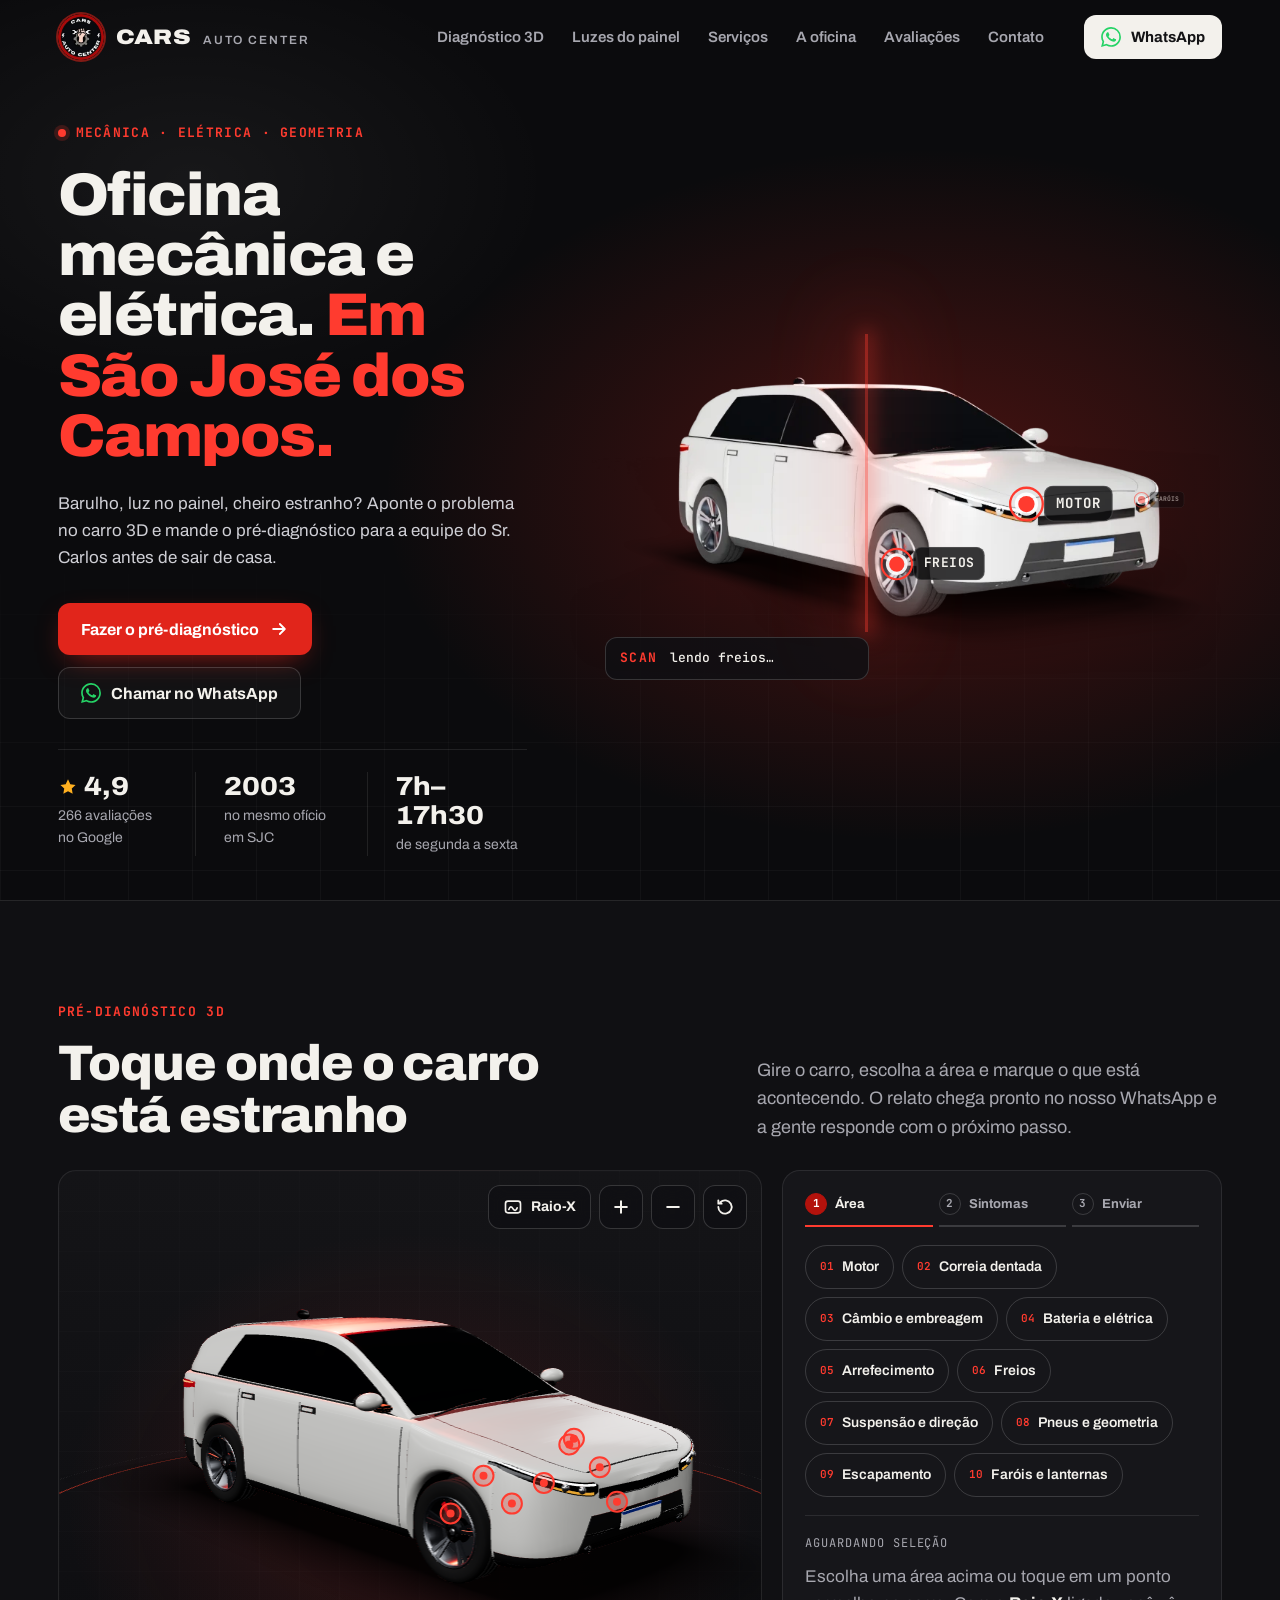
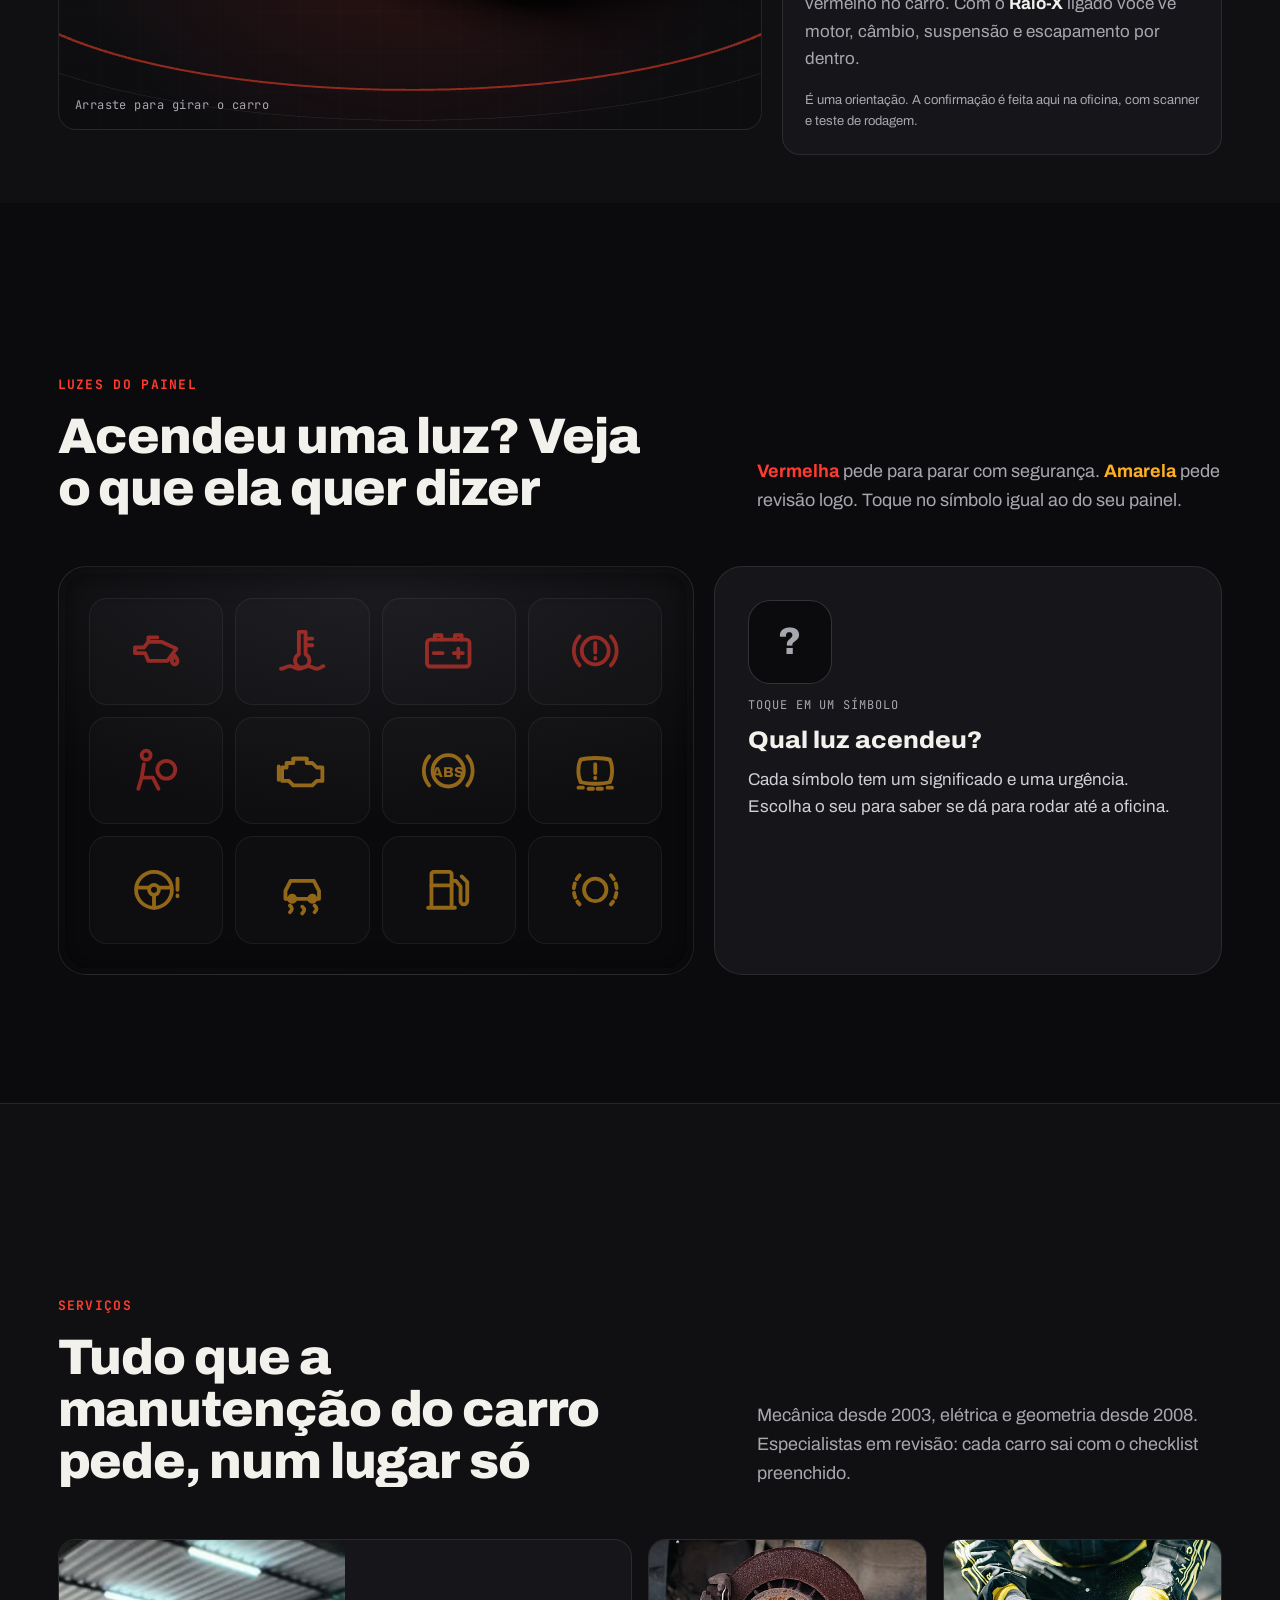
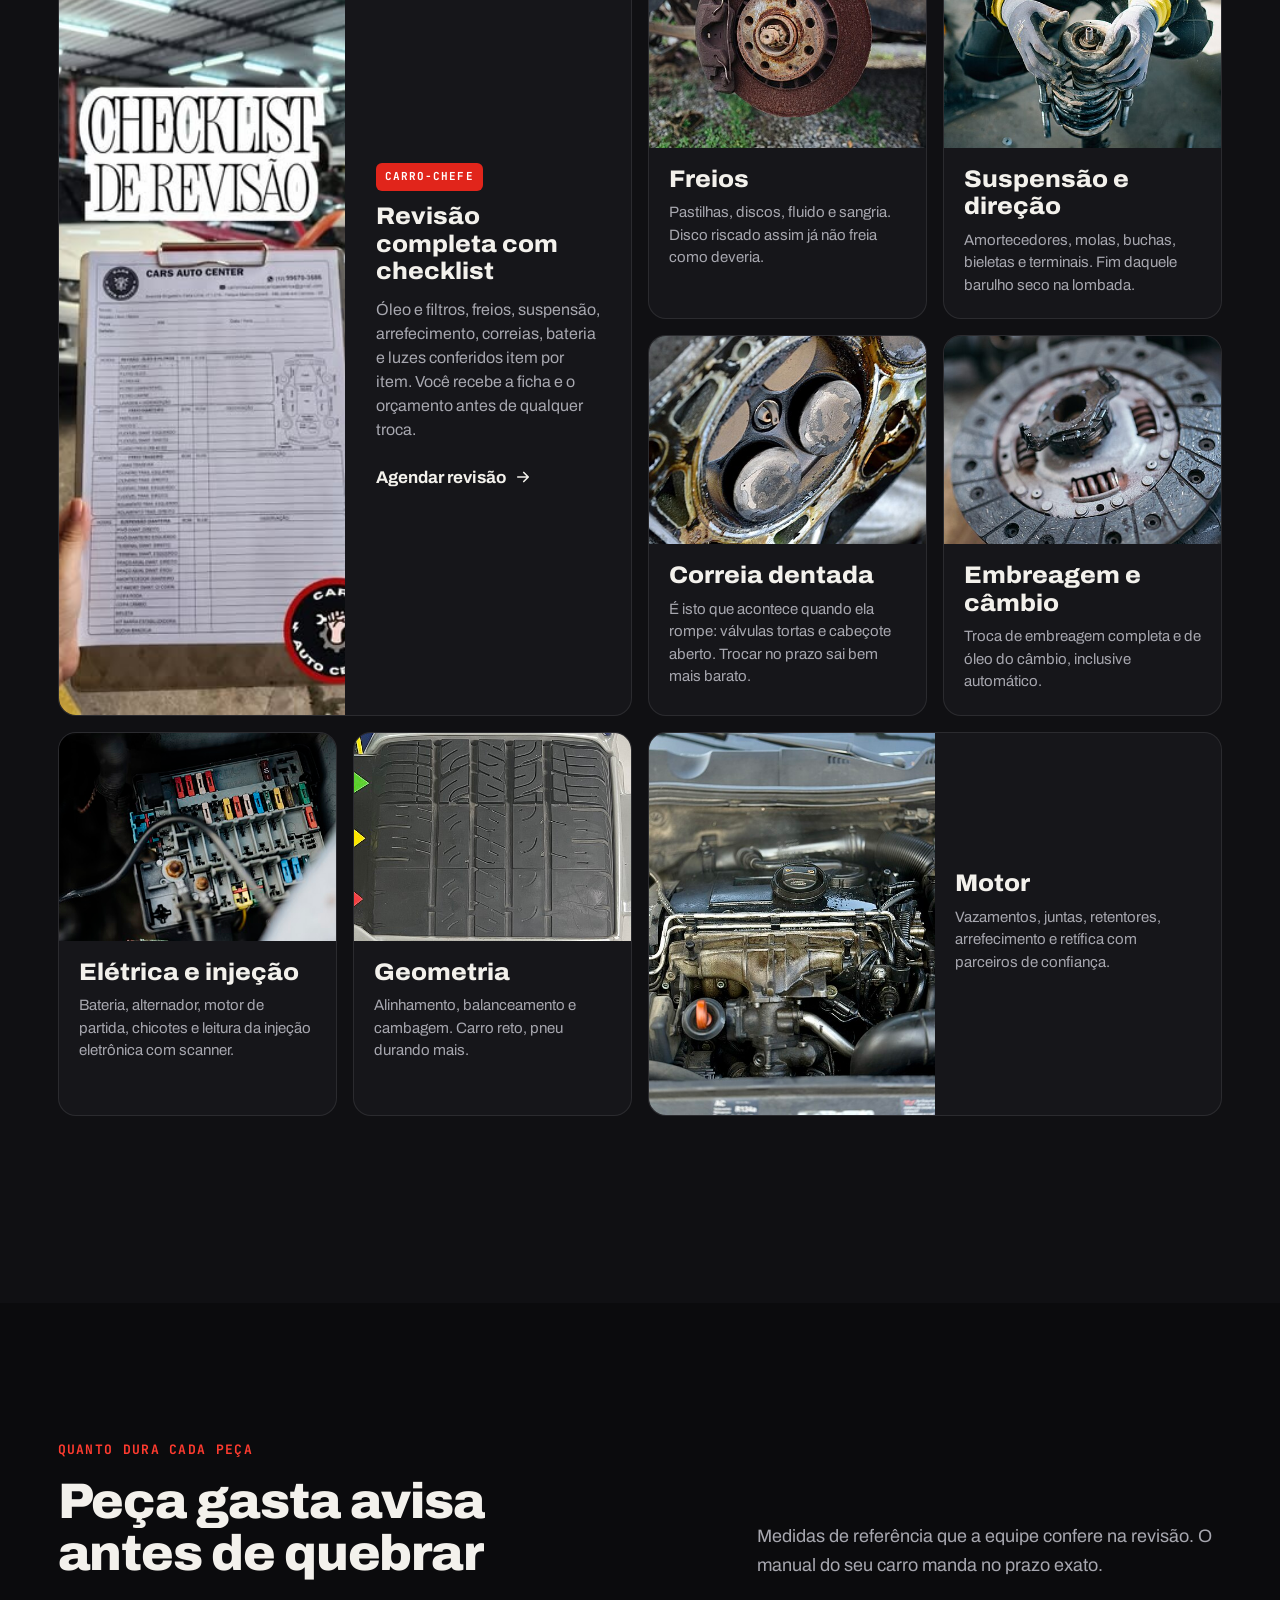
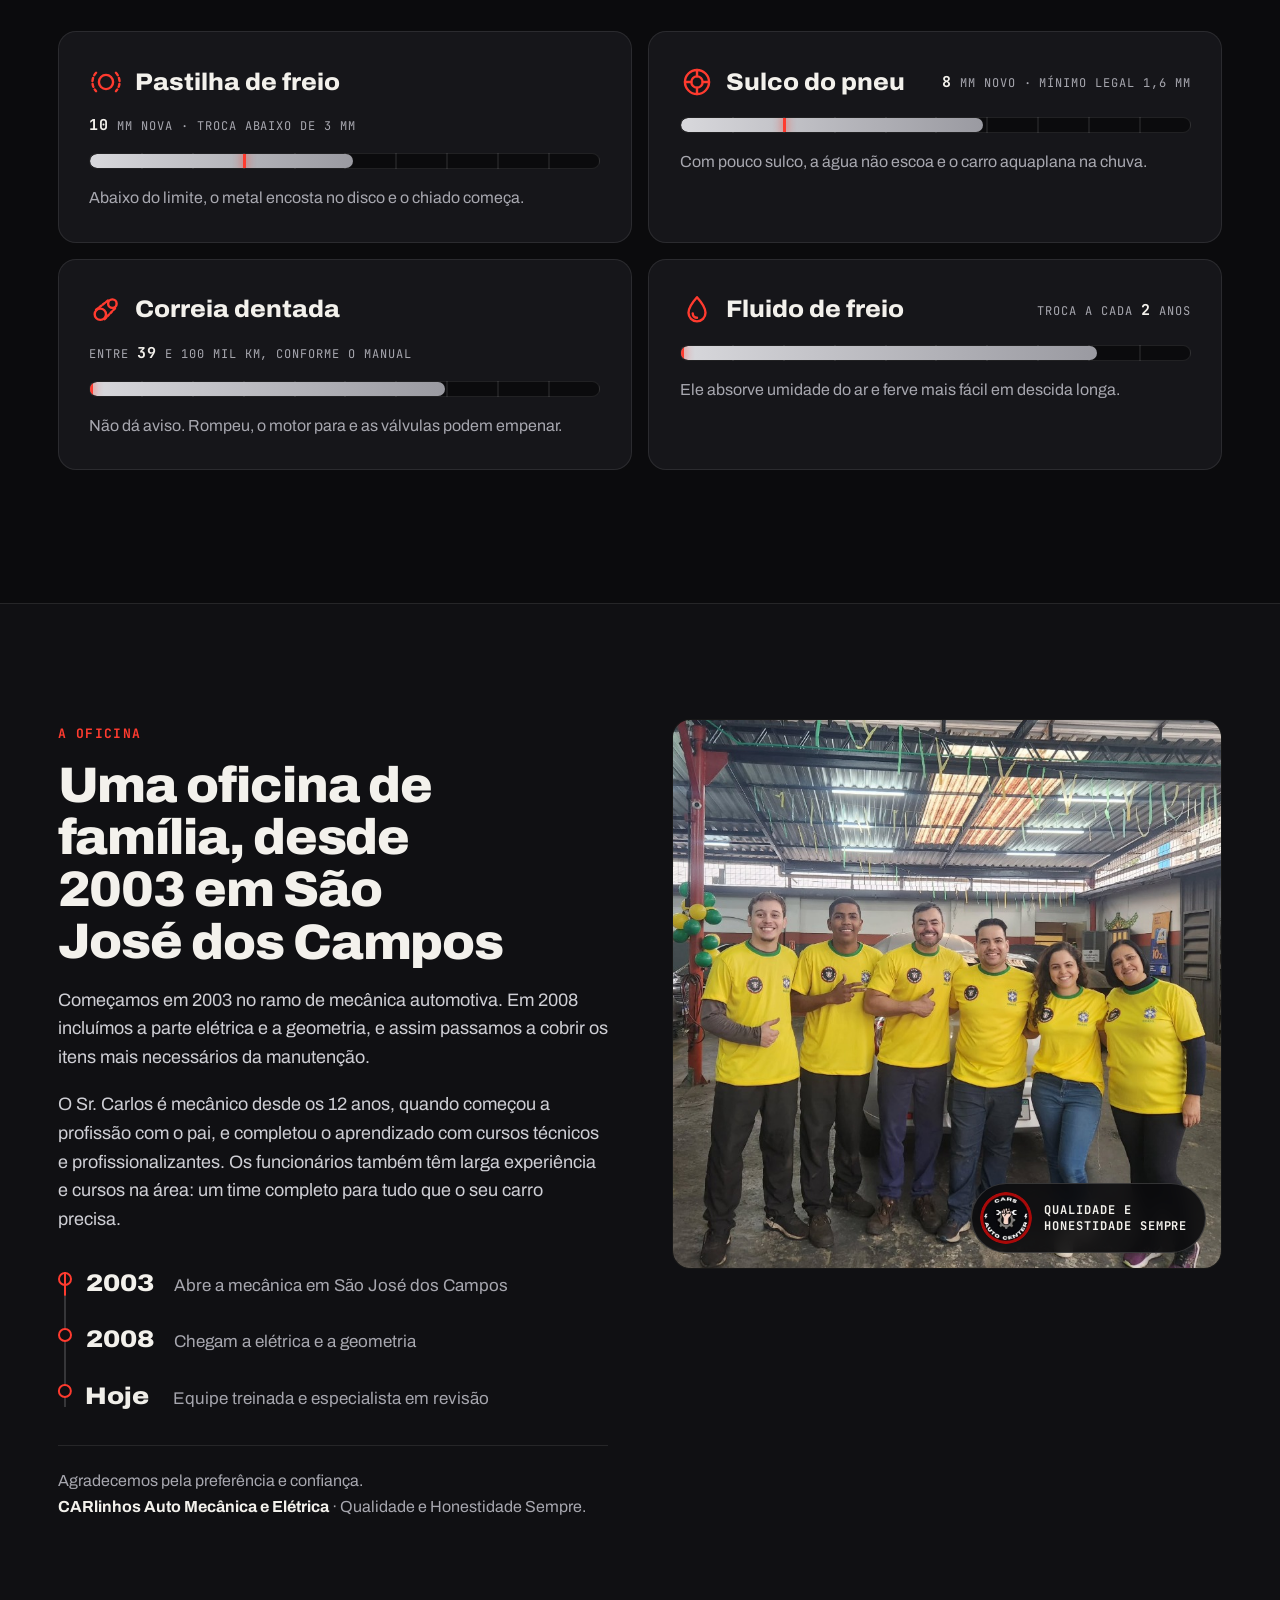
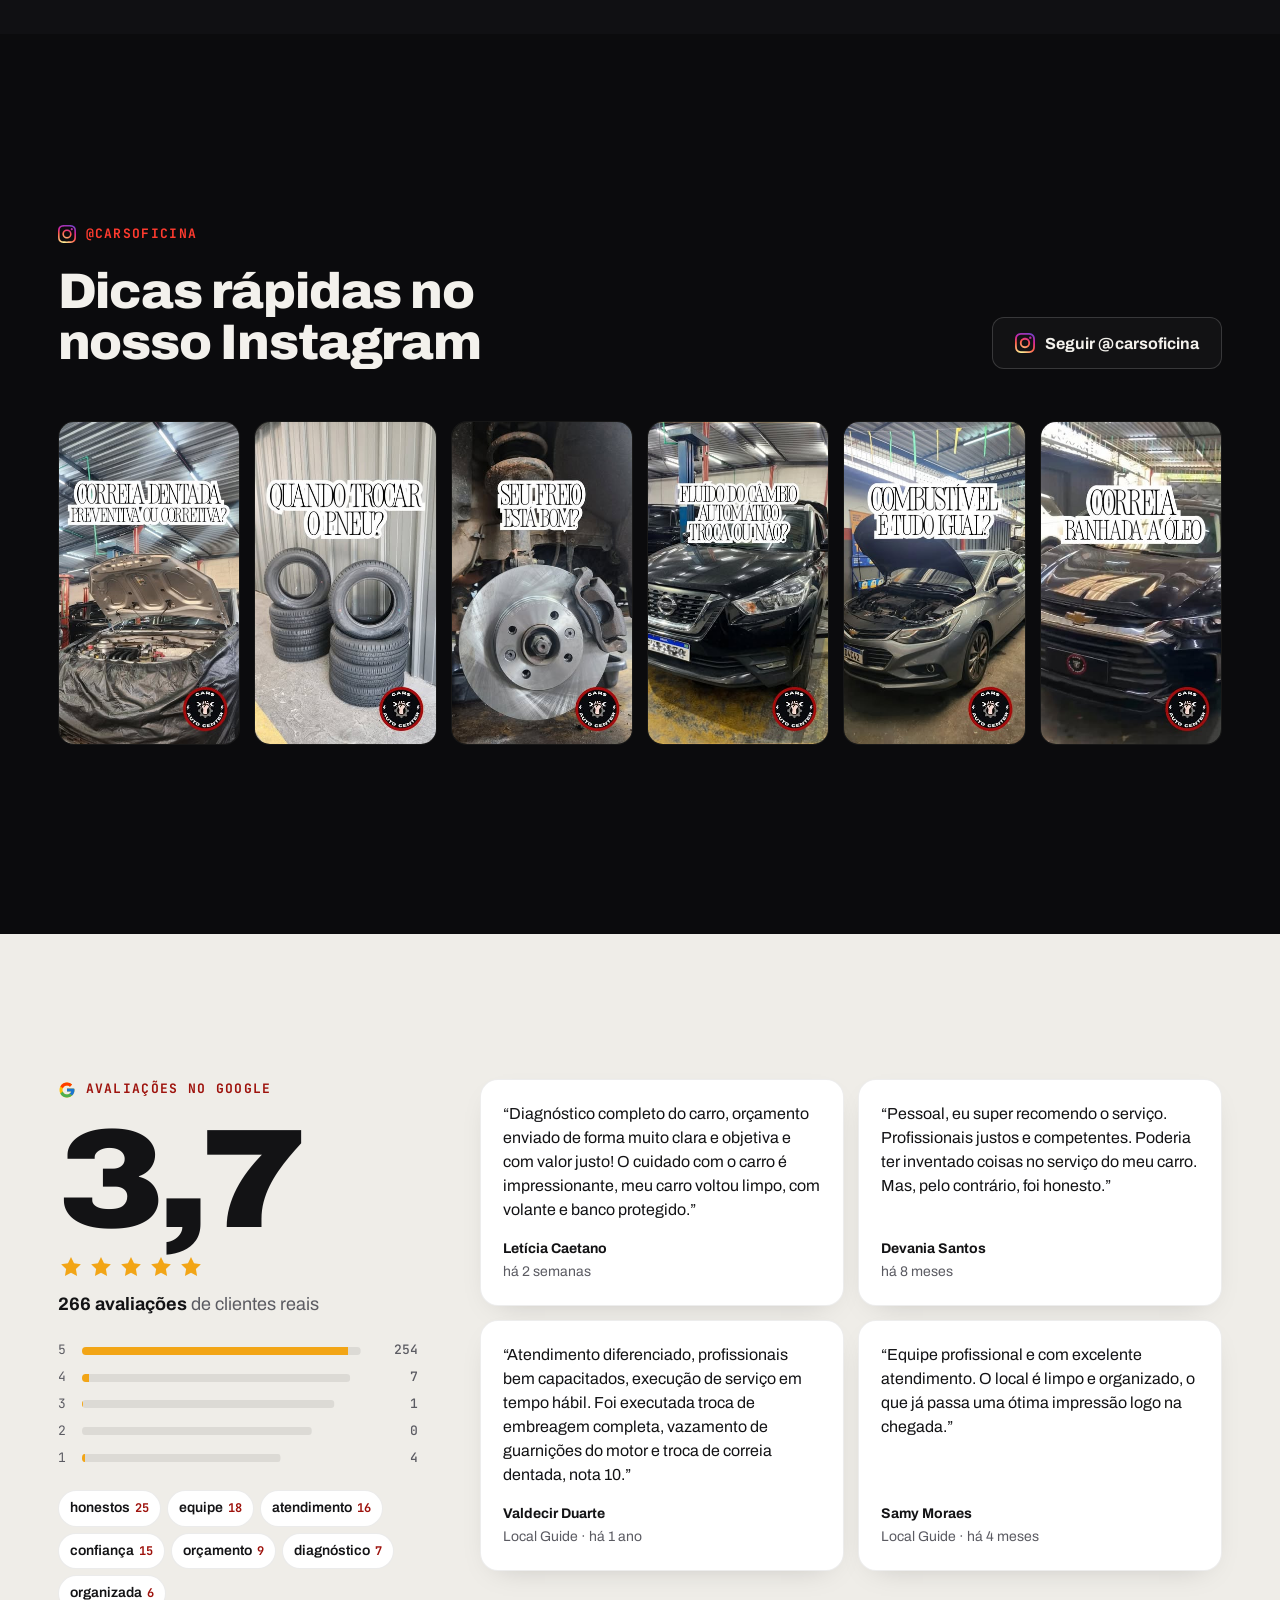
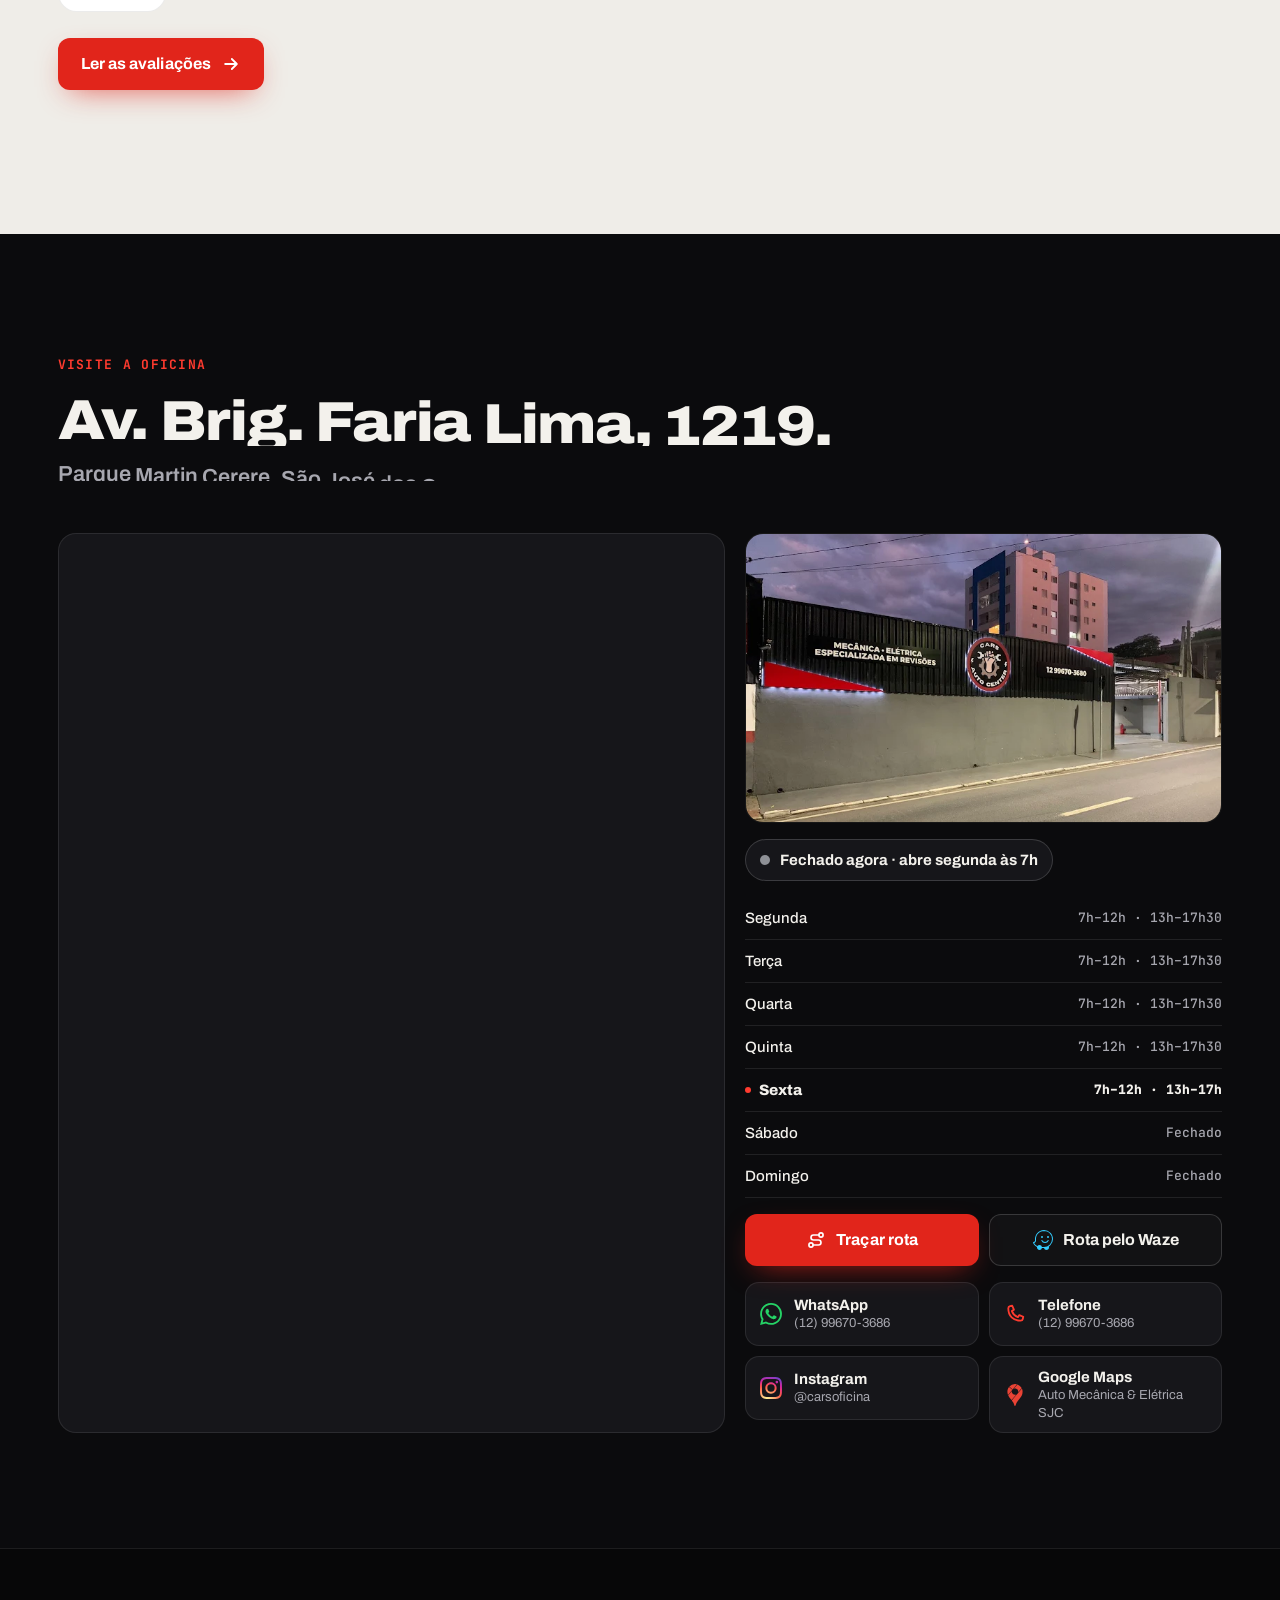
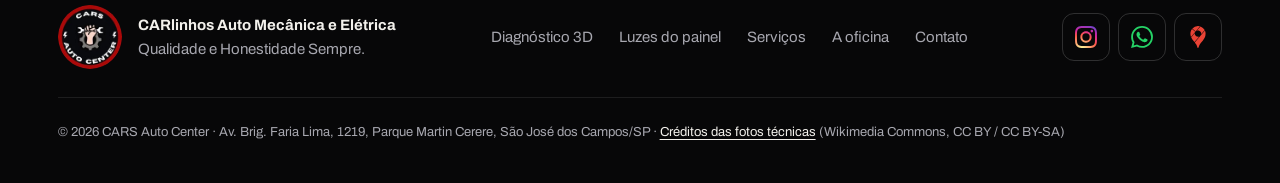
<file: index.html>
<!doctype html>
<html lang="pt-BR" data-type="service">
<head>
<meta charset="utf-8">
<meta name="viewport" content="width=device-width, initial-scale=1, viewport-fit=cover">
<title>CARS Auto Center | Oficina mecânica e elétrica em São José dos Campos</title>
<meta name="description" content="Oficina mecânica, elétrica e geometria no Parque Martin Cerere, em São José dos Campos/SP, desde 2003. Faça o pré-diagnóstico 3D do seu carro e fale com a equipe pelo WhatsApp. Nota 4,9 no Google.">
<meta name="page-type" content="service">
<meta name="site-kind" content="other">
<meta property="og:type" content="website">
<meta property="og:locale" content="pt_BR">
<meta property="og:title" content="CARS Auto Center · mecânica e elétrica em São José dos Campos">
<meta property="og:description" content="Aponte o problema no carro 3D e mande o pré-diagnóstico para a oficina. Mecânica, elétrica e geometria desde 2003. Nota 4,9 no Google.">
<meta property="og:image" content="https://gustavox222.github.io/cars-auto-center/share.jpg">
<meta property="og:url" content="https://gustavox222.github.io/cars-auto-center/">
<link rel="canonical" href="https://gustavox222.github.io/cars-auto-center/">
<meta name="twitter:card" content="summary_large_image">
<meta name="theme-color" content="#0b0b0d">
<link rel="icon" href="img/favicon.png" type="image/png">
<link rel="apple-touch-icon" href="img/apple-touch-icon.png">
<link rel="preconnect" href="https://fonts.googleapis.com">
<link rel="preconnect" href="https://fonts.gstatic.com" crossorigin>
<link href="https://fonts.googleapis.com/css2?family=Archivo:wdth,wght@62..125,400..900&family=JetBrains+Mono:wght@500;700&display=swap" rel="stylesheet">
<link rel="preload" as="image" href="img/carro-hero.webp?v=20261122c" imagesrcset="img/carro-hero-900.webp?v=20261122c 900w, img/carro-hero.webp?v=20261122c 1800w" imagesizes="(max-width: 900px) 100vw, 60vw">
<link rel="stylesheet" href="css/style.css?v=20261122c">
<script>(function(d){d.classList.add('js','m-enter');if(window.matchMedia&&matchMedia('(prefers-reduced-motion: reduce)').matches)d.classList.add('reduce');setTimeout(function(){d.classList.add('ready');},2600);})(document.documentElement);</script>
<script type="application/ld+json">
{
  "@context": "https://schema.org",
  "@type": "AutoRepair",
  "name": "CARS Auto Center · Auto Mecânica & Elétrica SJC",
  "alternateName": "CARlinhos Auto Mecânica e Elétrica",
  "description": "Mecânica automotiva, elétrica e geometria em São José dos Campos desde 2003.",
  "image": "https://gustavox222.github.io/cars-auto-center/img/fachada.webp",
  "logo": "https://gustavox222.github.io/cars-auto-center/img/apple-touch-icon.png",
  "url": "https://gustavox222.github.io/cars-auto-center/",
  "telephone": "+55 12 99670-3686",
  "foundingDate": "2003",
  "address": { "@type": "PostalAddress", "streetAddress": "Av. Brigadeiro Faria Lima, 1219", "addressLocality": "São José dos Campos", "addressRegion": "SP", "postalCode": "12227-000", "addressCountry": "BR" },
  "geo": { "@type": "GeoCoordinates", "latitude": -23.2132339, "longitude": -45.8569749 },
  "openingHoursSpecification": [
    { "@type": "OpeningHoursSpecification", "dayOfWeek": ["Monday","Tuesday","Wednesday","Thursday"], "opens": "07:00", "closes": "12:00" },
    { "@type": "OpeningHoursSpecification", "dayOfWeek": ["Monday","Tuesday","Wednesday","Thursday"], "opens": "13:00", "closes": "17:30" },
    { "@type": "OpeningHoursSpecification", "dayOfWeek": "Friday", "opens": "07:00", "closes": "12:00" },
    { "@type": "OpeningHoursSpecification", "dayOfWeek": "Friday", "opens": "13:00", "closes": "17:00" }
  ],
  "aggregateRating": { "@type": "AggregateRating", "ratingValue": "4.9", "reviewCount": "266" },
  "sameAs": ["https://www.instagram.com/carsoficina/", "https://wa.me/5512996703686"]
}
</script>
</head>
<body>
<!-- CARS Auto Center · oficina mecânica, elétrica e geometria em São José dos Campos (serviço com porta aberta).
     Paleta da logo: preto do selo, vermelho do anel, cinza da engrenagem e branco das letras.
     3D: carro modelado no Blender (3d/carro.py) com cada sistema separado, exportado em GLB e mostrado com three.js.
     GSAP + ScrollTrigger + SplitText: entrada do hero, varredura do scanner, réguas de desgaste, linha do tempo, contador da nota.
     Motion (motion.dev): molas nos botões, botão magnético, painel do diagnóstico, pílula dos filtros.
     Padrões do 21st.dev em JS puro: spotlight card, marquee de avaliações, number ticker, shimmer button, texto orbitando o selo. -->
<svg width="0" height="0" style="position:absolute" aria-hidden="true" focusable="false">
  <symbol id="i-arrow" viewBox="0 0 24 24"><path d="M5 12h13M13 6l6 6-6 6" fill="none" stroke="currentColor" stroke-width="2.2" stroke-linecap="round" stroke-linejoin="round"/></symbol>
  <symbol id="i-pin" viewBox="0 0 24 24"><path d="M12 22s7-6.2 7-12a7 7 0 1 0-14 0c0 5.8 7 12 7 12Z" fill="none" stroke="currentColor" stroke-width="2"/><circle cx="12" cy="10" r="2.6" fill="none" stroke="currentColor" stroke-width="2"/></symbol>
  <symbol id="i-phone" viewBox="0 0 24 24"><path d="M6.6 3.5 9 3l1.8 4.3-2.2 1.5a11 11 0 0 0 6.6 6.6l1.5-2.2L21 15l-.5 2.4a2.4 2.4 0 0 1-2.4 1.9C10 19.3 4.7 14 4.7 5.9a2.4 2.4 0 0 1 1.9-2.4Z" fill="none" stroke="currentColor" stroke-width="2" stroke-linejoin="round"/></symbol>
  <symbol id="i-clock" viewBox="0 0 24 24"><circle cx="12" cy="12" r="9" fill="none" stroke="currentColor" stroke-width="2"/><path d="M12 7v5l3 2" fill="none" stroke="currentColor" stroke-width="2" stroke-linecap="round"/></symbol>
  <symbol id="i-star" viewBox="0 0 24 24"><path d="m12 2.8 2.8 5.8 6.3.9-4.6 4.4 1.1 6.3L12 17.2l-5.6 3 1.1-6.3L2.9 9.5l6.3-.9Z" fill="currentColor"/></symbol>
  <symbol id="i-xray" viewBox="0 0 24 24"><rect x="3" y="5" width="18" height="14" rx="3" fill="none" stroke="currentColor" stroke-width="2"/><path d="M7 15c1.5-4 3-4 5-1s3.5 3 5-1" fill="none" stroke="currentColor" stroke-width="2" stroke-linecap="round"/></symbol>
  <symbol id="i-reset" viewBox="0 0 24 24"><path d="M4 12a8 8 0 1 0 2.4-5.7M4 4v4h4" fill="none" stroke="currentColor" stroke-width="2.2" stroke-linecap="round" stroke-linejoin="round"/></symbol>
  <symbol id="i-plus" viewBox="0 0 24 24"><path d="M12 5v14M5 12h14" fill="none" stroke="currentColor" stroke-width="2.4" stroke-linecap="round"/></symbol>
  <symbol id="i-minus" viewBox="0 0 24 24"><path d="M5 12h14" fill="none" stroke="currentColor" stroke-width="2.4" stroke-linecap="round"/></symbol>
  <symbol id="i-check" viewBox="0 0 24 24"><path d="m5 12.5 4.2 4.2L19 7" fill="none" stroke="currentColor" stroke-width="2.6" stroke-linecap="round" stroke-linejoin="round"/></symbol>
  <symbol id="i-route" viewBox="0 0 24 24"><circle cx="6" cy="18" r="2.5" fill="none" stroke="currentColor" stroke-width="2"/><circle cx="18" cy="6" r="2.5" fill="none" stroke="currentColor" stroke-width="2"/><path d="M8.5 18H15a3 3 0 0 0 0-6H9a3 3 0 0 1 0-6h6.5" fill="none" stroke="currentColor" stroke-width="2" stroke-linecap="round"/></symbol>
  <symbol id="i-wrench" viewBox="0 0 24 24"><path d="M14.7 6.3a4 4 0 0 0 5 5L21 12.6a6 6 0 0 1-7.6 1.2L6.5 20.7a2 2 0 0 1-2.9-2.9l6.9-6.9A6 6 0 0 1 11.7 3l1.3 1.3a4 4 0 0 0 1.7 2Z" fill="none" stroke="currentColor" stroke-width="2" stroke-linejoin="round"/></symbol>
  <symbol id="i-bolt" viewBox="0 0 24 24"><path d="M13 2 4 14h7l-1 8 9-12h-7Z" fill="none" stroke="currentColor" stroke-width="2" stroke-linejoin="round"/></symbol>
  <symbol id="i-align" viewBox="0 0 24 24"><circle cx="12" cy="12" r="8" fill="none" stroke="currentColor" stroke-width="2"/><circle cx="12" cy="12" r="2.5" fill="currentColor"/><path d="M12 2v4M12 18v4M2 12h4M18 12h4" stroke="currentColor" stroke-width="2" stroke-linecap="round"/></symbol>
</svg>

<a class="skip" href="#conteudo">Pular para o conteúdo</a>

<header class="nav" data-nav>
  <div class="nav__in wrap">
    <a class="brand" href="#topo" aria-label="CARS Auto Center, voltar ao início">
      <img src="img/logo.jpg" width="150" height="150" alt="Selo da CARS Auto Center">
      <span class="brand__name">CARS <small>Auto Center</small></span>
    </a>
    <nav class="nav__links" aria-label="Seções">
      <a href="#diagnostico">Diagnóstico 3D</a>
      <a href="#painel">Luzes do painel</a>
      <a href="#servicos">Serviços</a>
      <a href="#oficina">A oficina</a>
      <a href="#avaliacoes">Avaliações</a>
      <a href="#contato">Contato</a>
    </nav>
    <a class="btn btn--wa nav__cta" href="https://wa.me/5512996703686?text=Ol%C3%A1%2C%20CARS!%20Vim%20pelo%20site%20e%20quero%20um%20or%C3%A7amento." target="_blank" rel="noopener" data-magnetic>
      <img src="img/icons/whatsapp.svg" width="20" height="20" alt="">WhatsApp
    </a>
    <button class="nav__toggle" type="button" aria-expanded="false" aria-controls="menu" data-menu-toggle>
      <span class="sr">Abrir menu</span><i></i><i></i>
    </button>
  </div>
</header>
  <div class="menu" id="menu" data-menu hidden>
    <nav class="wrap menu__in" aria-label="Menu">
      <a href="#diagnostico">Diagnóstico 3D</a>
      <a href="#painel">Luzes do painel</a>
      <a href="#servicos">Serviços</a>
      <a href="#oficina">A oficina</a>
      <a href="#avaliacoes">Avaliações</a>
      <a href="#contato">Contato</a>
      <a class="btn btn--wa" href="https://wa.me/5512996703686?text=Ol%C3%A1%2C%20CARS!%20Vim%20pelo%20site%20e%20quero%20um%20or%C3%A7amento." target="_blank" rel="noopener"><img src="img/icons/whatsapp.svg" width="20" height="20" alt="">Chamar no WhatsApp</a>
    </nav>
  </div>


<main id="conteudo">

  <!-- 1 · HERO -->
  <section class="hero" id="topo" data-enter>
    <div class="hero__glow" aria-hidden="true"></div>
    <div class="hero__grid" aria-hidden="true"></div>
    <div class="wrap hero__in">
      <div class="hero__copy">
        <p class="eyebrow" data-hero-item><span class="dot"></span>Mecânica · Elétrica · Geometria</p>
        <h1 class="hero__title" data-split>Oficina mecânica e elétrica. <em>Em São José dos Campos.</em></h1>
        <p class="hero__lead" data-hero-item>Barulho, luz no painel, cheiro estranho? Aponte o problema no carro 3D e mande o pré-diagnóstico para a equipe do Sr. Carlos antes de sair de casa.</p>
        <div class="hero__actions" data-hero-item>
          <a class="btn btn--red btn--shine" href="#diagnostico" data-magnetic>Fazer o pré-diagnóstico<svg aria-hidden="true"><use href="#i-arrow"/></svg></a>
          <a class="btn btn--ghost" href="https://wa.me/5512996703686?text=Ol%C3%A1%2C%20CARS!%20Vim%20pelo%20site%20e%20quero%20um%20or%C3%A7amento." target="_blank" rel="noopener"><img src="img/icons/whatsapp.svg" width="20" height="20" alt="">Chamar no WhatsApp</a>
        </div>
        <ul class="hero__facts" data-hero-item>
          <li><b><svg aria-hidden="true"><use href="#i-star"/></svg>4,9</b><span>266 avaliações no Google</span></li>
          <li><b>2003</b><span>no mesmo ofício em SJC</span></li>
          <li><b>7h–17h30</b><span>de segunda a sexta</span></li>
        </ul>
      </div>
      <div class="hero__stage" aria-hidden="true">
        <div class="hero__car" data-hero-car>
          <picture>
            <source type="image/webp" srcset="img/carro-hero-900.webp?v=20261122c 900w, img/carro-hero.webp?v=20261122c 1800w" sizes="(max-width: 900px) 100vw, 60vw">
            <img src="img/carro-hero.webp?v=20261122c" width="1800" height="1100" alt="" fetchpriority="high" data-source="illustration" data-subject="carro 3D modelado no Blender">
          </picture>
          <div class="hero__scan" data-scan></div>
          <span class="pin" style="--x:71%;--y:52%" data-pin><i></i><b>Motor</b></span>
          <span class="pin" style="--x:51%;--y:67%" data-pin><i></i><b>Freios</b></span>
          <span class="pin" style="--x:85%;--y:51%" data-pin><i></i><b>Faróis</b></span>
          <span class="pin" style="--x:24%;--y:56%" data-pin><i></i><b>Suspensão</b></span>
        </div>
        <div class="hero__readout" data-readout>
          <span>SCAN</span><b data-readout-text>sistemas verificados: 10</b>
        </div>
      </div>
    </div>
  </section>

  <!-- 2 · DIAGNÓSTICO 3D -->
  <section class="sec diag" id="diagnostico" aria-labelledby="diag-t">
    <div class="wrap">
      <header class="sec__head sec__head--row">
        <div>
          <p class="eyebrow">Pré-diagnóstico 3D</p>
          <h2 id="diag-t" data-reveal>Toque onde o carro está estranho</h2>
        </div>
        <p class="sec__lead">Gire o carro, escolha a área e marque o que está acontecendo. O relato chega pronto no nosso WhatsApp e a gente responde com o próximo passo.</p>
      </header>

      <div class="diag__grid">
        <div class="diag__stage" data-stage>
          <canvas class="diag__canvas" data-canvas aria-label="Carro 3D interativo. Use a lista de áreas para escolher pelo teclado." role="img"></canvas>
          <img class="diag__fallback" src="img/carro-hero-900.webp?v=20261122c" width="900" height="550" alt="Carro estilizado branco" data-fallback hidden>
          <div class="diag__hotspots" data-hotspots></div>
          <div class="diag__loading" data-loading><span></span>Carregando o carro 3D…</div>
          <div class="diag__tools">
            <button class="tool" type="button" aria-pressed="false" data-xray><svg aria-hidden="true"><use href="#i-xray"/></svg><span>Raio-X</span></button>
            <button class="tool tool--icon" type="button" data-zoom="in" aria-label="Aproximar"><svg aria-hidden="true"><use href="#i-plus"/></svg></button>
            <button class="tool tool--icon" type="button" data-zoom="out" aria-label="Afastar"><svg aria-hidden="true"><use href="#i-minus"/></svg></button>
            <button class="tool tool--icon" type="button" data-reset aria-label="Voltar à vista inicial"><svg aria-hidden="true"><use href="#i-reset"/></svg></button>
          </div>
          <p class="diag__hint" data-hint>Arraste para girar o carro</p>
        </div>

        <div class="diag__panel" data-panel>
          <ol class="steps" aria-label="Etapas">
            <li class="is-on" data-step="1"><span>1</span>Área</li>
            <li data-step="2"><span>2</span>Sintomas</li>
            <li data-step="3"><span>3</span>Enviar</li>
          </ol>

          <div class="zones" role="group" aria-label="Áreas do carro" data-zones></div>

          <div class="diag__body" data-body aria-live="polite">
            <div class="diag__empty" data-empty>
              <p class="mono">AGUARDANDO SELEÇÃO</p>
              <p>Escolha uma área acima ou toque em um ponto vermelho no carro. Com o <b>Raio-X</b> ligado você vê motor, câmbio, suspensão e escapamento por dentro.</p>
            </div>
            <div class="diag__zone" data-zone hidden>
              <h3 data-zone-title>Motor</h3>
              <p class="diag__what" data-zone-what></p>
              <fieldset class="symptoms">
                <legend>O que está acontecendo?</legend>
                <div data-symptoms></div>
              </fieldset>
              <div class="result" data-result hidden>
                <div class="result__top">
                  <span class="mono">PODE SER</span>
                  <span class="badge" data-urgency>Pode agendar</span>
                </div>
                <ul data-causes></ul>
                <label class="field">
                  <span>Carro e ano <em>(opcional)</em></span>
                  <input type="text" name="carro" autocomplete="off" placeholder="Ex.: Onix 2019" data-car>
                </label>
                <a class="btn btn--wa btn--block" href="https://wa.me/5512996703686" target="_blank" rel="noopener" data-send><img src="img/icons/whatsapp.svg" width="20" height="20" alt="">Enviar pré-diagnóstico no WhatsApp</a>
              </div>
            </div>
          </div>
          <p class="diag__note">É uma orientação. A confirmação é feita aqui na oficina, com scanner e teste de rodagem.</p>
        </div>
      </div>
    </div>
  </section>

  <!-- 3 · LUZES DO PAINEL -->
  <section class="sec dash" id="painel" aria-labelledby="dash-t">
    <div class="wrap">
      <header class="sec__head sec__head--row">
        <div>
          <p class="eyebrow">Luzes do painel</p>
          <h2 id="dash-t" data-reveal>Acendeu uma luz? Veja o que ela quer dizer</h2>
        </div>
        <p class="sec__lead"><b class="t-red">Vermelha</b> pede para parar com segurança. <b class="t-amber">Amarela</b> pede revisão logo. Toque no símbolo igual ao do seu painel.</p>
      </header>
      <div class="dash__grid">
        <div class="cluster" role="group" aria-label="Símbolos do painel" data-cluster></div>
        <article class="dash__card" data-light-card aria-live="polite">
          <div class="dash__icon" data-light-icon></div>
          <p class="mono" data-light-level>TOQUE EM UM SÍMBOLO</p>
          <h3 data-light-name>Qual luz acendeu?</h3>
          <p data-light-text>Cada símbolo tem um significado e uma urgência. Escolha o seu para saber se dá para rodar até a oficina.</p>
          <a class="btn btn--wa" href="https://wa.me/5512996703686" target="_blank" rel="noopener" data-light-send hidden><img src="img/icons/whatsapp.svg" width="20" height="20" alt="">Falar com a oficina</a>
        </article>
      </div>
    </div>
  </section>

  <!-- 4 · SERVIÇOS -->
  <section class="sec servicos" id="servicos" aria-labelledby="serv-t">
    <div class="wrap">
      <header class="sec__head sec__head--row">
        <div>
          <p class="eyebrow">Serviços</p>
          <h2 id="serv-t" data-reveal>Tudo que a manutenção do carro pede, num lugar só</h2>
        </div>
        <p class="sec__lead">Mecânica desde 2003, elétrica e geometria desde 2008. Especialistas em revisão: cada carro sai com o checklist preenchido.</p>
      </header>
      <ul class="bento">
        <li class="card card--feature" data-spot>
          <a href="https://wa.me/5512996703686?text=Ol%C3%A1%2C%20CARS!%20Quero%20agendar%20uma%20revis%C3%A3o%20completa." target="_blank" rel="noopener">
            <div class="card__media"><img src="img/ig/post-15.jpg" width="360" height="640" loading="lazy" alt="Ficha de checklist de revisão da CARS Auto Center na oficina" data-source="client" data-subject="checklist de revisão"></div>
            <div class="card__body">
              <span class="tag">Carro-chefe</span>
              <h3>Revisão completa com checklist</h3>
              <p>Óleo e filtros, freios, suspensão, arrefecimento, correias, bateria e luzes conferidos item por item. Você recebe a ficha e o orçamento antes de qualquer troca.</p>
              <span class="card__link">Agendar revisão<svg aria-hidden="true"><use href="#i-arrow"/></svg></span>
            </div>
          </a>
        </li>
        <li class="card" data-spot>
          <a href="https://wa.me/5512996703686?text=Ol%C3%A1%2C%20CARS!%20Quero%20or%C3%A7amento%20de%20freios." target="_blank" rel="noopener">
            <div class="card__media"><img src="img/stock/photo-f193359810-500.jpg" srcset="img/stock/photo-f193359810-500.jpg 500w, img/stock/photo-f193359810-960.jpg 960w" sizes="(max-width: 760px) 100vw, 30vw" width="500" height="334" loading="lazy" alt="Disco de freio com sulcos e ferrugem de desgaste, ao lado da pinça" data-source="stand-in" data-subject="disco de freio gasto"></div>
            <div class="card__body"><h3>Freios</h3><p>Pastilhas, discos, fluido e sangria. Disco riscado assim já não freia como deveria.</p></div>
          </a>
        </li>
        <li class="card" data-spot>
          <a href="https://wa.me/5512996703686?text=Ol%C3%A1%2C%20CARS!%20Quero%20or%C3%A7amento%20de%20suspens%C3%A3o." target="_blank" rel="noopener">
            <div class="card__media"><img src="img/stock/photo-f198617455-500.jpg" srcset="img/stock/photo-f198617455-500.jpg 500w, img/stock/photo-f198617455-960.jpg 960w" sizes="(max-width: 760px) 100vw, 30vw" width="500" height="749" loading="lazy" alt="Mãos com luvas segurando um amortecedor com mola" data-source="stand-in" data-subject="amortecedor e mola"></div>
            <div class="card__body"><h3>Suspensão e direção</h3><p>Amortecedores, molas, buchas, bieletas e terminais. Fim daquele barulho seco na lombada.</p></div>
          </a>
        </li>
        <li class="card" data-spot>
          <a href="https://wa.me/5512996703686?text=Ol%C3%A1%2C%20CARS!%20Quero%20or%C3%A7amento%20de%20correia%20dentada." target="_blank" rel="noopener">
            <div class="card__media"><img src="img/stock/photo-f20789417-500.jpg" srcset="img/stock/photo-f20789417-500.jpg 500w, img/stock/photo-f20789417-960.jpg 960w" sizes="(max-width: 760px) 100vw, 30vw" width="500" height="333" loading="lazy" alt="Cabeçote com válvulas empenadas depois que a correia dentada rompeu" data-source="stand-in" data-subject="válvulas empenadas por correia rompida"></div>
            <div class="card__body"><h3>Correia dentada</h3><p>É isto que acontece quando ela rompe: válvulas tortas e cabeçote aberto. Trocar no prazo sai bem mais barato.</p></div>
          </a>
        </li>
        <li class="card" data-spot>
          <a href="https://wa.me/5512996703686?text=Ol%C3%A1%2C%20CARS!%20Quero%20or%C3%A7amento%20de%20embreagem%20ou%20c%C3%A2mbio." target="_blank" rel="noopener">
            <div class="card__media"><img src="img/stock/photo-f196497948-500.jpg" srcset="img/stock/photo-f196497948-500.jpg 500w, img/stock/photo-f196497948-960.jpg 960w" sizes="(max-width: 760px) 100vw, 30vw" width="500" height="749" loading="lazy" alt="Disco de embreagem gasto sobre a bancada" data-source="stand-in" data-subject="disco de embreagem gasto"></div>
            <div class="card__body"><h3>Embreagem e câmbio</h3><p>Troca de embreagem completa e de óleo do câmbio, inclusive automático.</p></div>
          </a>
        </li>
        <li class="card" data-spot>
          <a href="https://wa.me/5512996703686?text=Ol%C3%A1%2C%20CARS!%20Meu%20carro%20est%C3%A1%20com%20problema%20el%C3%A9trico." target="_blank" rel="noopener">
            <div class="card__media"><img src="img/stock/photo-f186975349-500.jpg" srcset="img/stock/photo-f186975349-500.jpg 500w, img/stock/photo-f186975349-960.jpg 960w" sizes="(max-width: 760px) 100vw, 30vw" width="500" height="333" loading="lazy" alt="Caixa de fusíveis e relés aberta no cofre do motor" data-source="stand-in" data-subject="caixa de fusíveis"></div>
            <div class="card__body"><h3>Elétrica e injeção</h3><p>Bateria, alternador, motor de partida, chicotes e leitura da injeção eletrônica com scanner.</p></div>
          </a>
        </li>
        <li class="card" data-spot>
          <a href="https://wa.me/5512996703686?text=Ol%C3%A1%2C%20CARS!%20Quero%20fazer%20alinhamento%20e%20balanceamento." target="_blank" rel="noopener">
            <div class="card__media"><img src="img/stock/photo-f165707830-500.jpg" srcset="img/stock/photo-f165707830-500.jpg 500w, img/stock/photo-f165707830-960.jpg 960w" sizes="(max-width: 760px) 100vw, 30vw" width="500" height="411" loading="lazy" alt="Banda de rodagem de pneu com marcas de desgaste" data-source="stand-in" data-subject="banda de rodagem do pneu"></div>
            <div class="card__body"><h3>Geometria</h3><p>Alinhamento, balanceamento e cambagem. Carro reto, pneu durando mais.</p></div>
          </a>
        </li>
        <li class="card" data-spot>
          <a href="https://wa.me/5512996703686?text=Ol%C3%A1%2C%20CARS!%20Quero%20or%C3%A7amento%20de%20motor." target="_blank" rel="noopener">
            <div class="card__media"><img src="img/stock/photo-f188540670-500.jpg" width="500" height="667" loading="lazy" alt="Motor com marcas de vazamento de óleo na tampa de válvulas" data-source="stand-in" data-subject="vazamento de óleo no motor"></div>
            <div class="card__body"><h3>Motor</h3><p>Vazamentos, juntas, retentores, arrefecimento e retífica com parceiros de confiança.</p></div>
          </a>
        </li>
      </ul>
    </div>
  </section>

  <!-- 5 · RÉGUA DE DESGASTE (momento) -->
  <section class="sec wear" id="desgaste" aria-labelledby="wear-t">
    <div class="wrap">
      <header class="sec__head sec__head--row">
        <div>
          <p class="eyebrow">Quanto dura cada peça</p>
          <h2 id="wear-t" data-reveal>Peça gasta avisa antes de quebrar</h2>
        </div>
        <p class="sec__lead">Medidas de referência que a equipe confere na revisão. O manual do seu carro manda no prazo exato.</p>
      </header>
      <ol class="gauges" data-gauges>
        <li class="gauge" style="--new:100;--min:30">
          <div class="gauge__head"><svg class="gauge__icon" viewBox="0 0 24 24" aria-hidden="true"><circle cx="12" cy="12" r="5"/><path d="M5 5.5a9.5 9.5 0 0 0 0 13M19 5.5a9.5 9.5 0 0 1 0 13" stroke-dasharray="2.2 2"/></svg><h3>Pastilha de freio</h3><p class="mono"><b data-count="10">10</b> mm nova · troca abaixo de 3 mm</p></div>
          <div class="gauge__bar"><i class="gauge__fill"></i><i class="gauge__limit"></i></div>
          <p>Abaixo do limite, o metal encosta no disco e o chiado começa.</p>
        </li>
        <li class="gauge" style="--new:100;--min:20">
          <div class="gauge__head"><svg class="gauge__icon" viewBox="0 0 24 24" aria-hidden="true"><circle cx="12" cy="12" r="8.5"/><circle cx="12" cy="12" r="4"/><path d="M12 3.5v4.5M12 16v4.5M3.5 12H8M16 12h4.5"/></svg><h3>Sulco do pneu</h3><p class="mono"><b data-count="8">8</b> mm novo · mínimo legal 1,6 mm</p></div>
          <div class="gauge__bar"><i class="gauge__fill"></i><i class="gauge__limit"></i></div>
          <p>Com pouco sulco, a água não escoa e o carro aquaplana na chuva.</p>
        </li>
        <li class="gauge" style="--new:100;--min:0">
          <div class="gauge__head"><svg class="gauge__icon" viewBox="0 0 24 24" aria-hidden="true"><circle cx="8" cy="15" r="4"/><circle cx="16.5" cy="7.5" r="3"/><path d="M5 11.8 13.8 5M11 18.5l8.2-8.5" stroke-dasharray="1.6 1.4"/></svg><h3>Correia dentada</h3><p class="mono">entre <b data-count="40">40</b> e 100 mil km, conforme o manual</p></div>
          <div class="gauge__bar"><i class="gauge__fill"></i><i class="gauge__limit"></i></div>
          <p>Não dá aviso. Rompeu, o motor para e as válvulas podem empenar.</p>
        </li>
        <li class="gauge" style="--new:100;--min:0">
          <div class="gauge__head"><svg class="gauge__icon" viewBox="0 0 24 24" aria-hidden="true"><path d="M12 3s6 6.6 6 11a6 6 0 0 1-12 0c0-4.4 6-11 6-11Z"/><path d="M9 14.5a3 3 0 0 0 3 3"/></svg><h3>Fluido de freio</h3><p class="mono">troca a cada <b data-count="2">2</b> anos</p></div>
          <div class="gauge__bar"><i class="gauge__fill"></i><i class="gauge__limit"></i></div>
          <p>Ele absorve umidade do ar e ferve mais fácil em descida longa.</p>
        </li>
      </ol>
    </div>
  </section>

  <!-- 6 · A OFICINA -->
  <section class="sec oficina" id="oficina" aria-labelledby="of-t">
    <div class="wrap">
      <div class="oficina__grid">
        <div class="oficina__media">
          <figure class="frame frame--team"><img src="img/equipe.jpg" width="853" height="823" loading="lazy" alt="Equipe da CARS Auto Center reunida na oficina, com camisas amarelas" data-source="client" data-subject="equipe da oficina"></figure>
          <p class="seal" aria-hidden="true"><img src="img/logo.jpg" width="150" height="150" alt=""><span>Qualidade e<br>Honestidade Sempre</span></p>
        </div>
        <div class="oficina__copy">
          <p class="eyebrow">A oficina</p>
          <h2 id="of-t" data-reveal>Uma oficina de família, desde 2003 em São José dos Campos</h2>
          <p>Começamos em 2003 no ramo de mecânica automotiva. Em 2008 incluímos a parte elétrica e a geometria, e assim passamos a cobrir os itens mais necessários da manutenção.</p>
          <p>O Sr. Carlos é mecânico desde os 12 anos, quando começou a profissão com o pai, e completou o aprendizado com cursos técnicos e profissionalizantes. Os funcionários também têm larga experiência e cursos na área: um time completo para tudo que o seu carro precisa.</p>
          <ol class="timeline" data-timeline>
            <li><b>2003</b><span>Abre a mecânica em São José dos Campos</span></li>
            <li><b>2008</b><span>Chegam a elétrica e a geometria</span></li>
            <li><b>Hoje</b><span>Equipe treinada e especialista em revisão</span></li>
          </ol>
          <p class="oficina__sign">Agradecemos pela preferência e confiança.<br><b>CARlinhos Auto Mecânica e Elétrica</b> · Qualidade e Honestidade Sempre.</p>
        </div>
      </div>
    </div>
  </section>

  <!-- 7 · INSTAGRAM -->
  <section class="sec insta" id="instagram" aria-labelledby="ig-t">
    <div class="wrap">
      <header class="sec__head sec__head--row">
        <div>
          <p class="eyebrow"><img src="img/icons/instagram.svg" width="18" height="18" alt="">@carsoficina</p>
          <h2 id="ig-t" data-reveal>Dicas rápidas no nosso Instagram</h2>
        </div>
        <a class="btn btn--ghost" href="https://www.instagram.com/carsoficina/" target="_blank" rel="noopener"><img src="img/icons/instagram.svg" width="20" height="20" alt="">Seguir @carsoficina</a>
      </header>
      <ul class="reels">
        <li><a href="https://www.instagram.com/reel/DeIPTsIpNmd/" target="_blank" rel="noopener" aria-label="Correia dentada: preventiva ou corretiva? Ver o vídeo no Instagram"><img src="img/ig/post-9.jpg" width="360" height="640" loading="lazy" alt="Post: correia dentada, preventiva ou corretiva?" data-source="client" data-subject="post do Instagram"></a></li>
        <li><a href="https://www.instagram.com/reel/Dd90guYJgaT/" target="_blank" rel="noopener" aria-label="Quando trocar o pneu? Ver o vídeo no Instagram"><img src="img/ig/post-10.jpg" width="360" height="640" loading="lazy" alt="Post: quando trocar o pneu?" data-source="client" data-subject="post do Instagram"></a></li>
        <li><a href="https://www.instagram.com/reel/Dd7Q9MVBs34/" target="_blank" rel="noopener" aria-label="Seu freio está bom? Ver o vídeo no Instagram"><img src="img/ig/post-11.jpg" width="360" height="640" loading="lazy" alt="Post: seu freio está bom?" data-source="client" data-subject="post do Instagram"></a></li>
        <li><a href="https://www.instagram.com/reel/Ddr1gZ7ppRb/" target="_blank" rel="noopener" aria-label="Fluido do câmbio automático, troca ou não? Ver o vídeo no Instagram"><img src="img/ig/post-12.jpg" width="360" height="640" loading="lazy" alt="Post: fluido do câmbio automático, troca ou não?" data-source="client" data-subject="post do Instagram"></a></li>
        <li><a href="https://www.instagram.com/reel/DdpP8MxJ0sp/" target="_blank" rel="noopener" aria-label="Combustível é tudo igual? Ver o vídeo no Instagram"><img src="img/ig/post-13.jpg" width="360" height="640" loading="lazy" alt="Post: combustível é tudo igual?" data-source="client" data-subject="post do Instagram"></a></li>
        <li><a href="https://www.instagram.com/reel/DcjUs-qJhS-/" target="_blank" rel="noopener" aria-label="Correia banhada a óleo. Ver o vídeo no Instagram"><img src="img/ig/post-17.jpg" width="360" height="640" loading="lazy" alt="Post: correia banhada a óleo" data-source="client" data-subject="post do Instagram"></a></li>
      </ul>
    </div>
  </section>

  <!-- 8 · AVALIAÇÕES -->
  <section class="sec reviews" id="avaliacoes" aria-labelledby="rev-t">
    <div class="wrap">
      <div class="reviews__grid">
        <div class="score">
          <p class="eyebrow"><img src="img/icons/google.svg" width="18" height="18" alt="">Avaliações no Google</p>
          <h2 id="rev-t" class="sr">Nota 4,9 em 266 avaliações no Google</h2>
          <p class="score__num" aria-hidden="true"><span data-ticker="4.9">4,9</span></p>
          <p class="score__stars" aria-hidden="true"><svg><use href="#i-star"/></svg><svg><use href="#i-star"/></svg><svg><use href="#i-star"/></svg><svg><use href="#i-star"/></svg><svg><use href="#i-star"/></svg></p>
          <p class="score__count"><b>266 avaliações</b> de clientes reais</p>
          <ul class="bars" aria-label="Distribuição das notas">
            <li style="--v:95.5%"><span>5</span><i></i><b>254</b></li>
            <li style="--v:2.6%"><span>4</span><i></i><b>7</b></li>
            <li style="--v:.4%"><span>3</span><i></i><b>1</b></li>
            <li style="--v:0%"><span>2</span><i></i><b>0</b></li>
            <li style="--v:1.5%"><span>1</span><i></i><b>4</b></li>
          </ul>
          <ul class="words" aria-label="Palavras mais citadas">
            <li>honestos <b>25</b></li><li>equipe <b>18</b></li><li>atendimento <b>16</b></li><li>confiança <b>15</b></li><li>orçamento <b>9</b></li><li>diagnóstico <b>7</b></li><li>organizada <b>6</b></li>
          </ul>
          <div class="score__actions">
            <a class="btn btn--red" href="https://www.google.com/maps/place/Auto+Mec%C3%A2nica+%26+El%C3%A9trica+SJC+%7C+CARS/@-23.2132339,-45.8569749,17z/data=!4m8!3m7!1s0x94cc4b3d7b28f93f:0x1a8d365348d77cb1!8m2!3d-23.2132339!4d-45.8569749!9m1!1b1!16s%2Fg%2F1tlwgrqr" target="_blank" rel="noopener">Ler as avaliações<svg aria-hidden="true"><use href="#i-arrow"/></svg></a>
          </div>
        </div>
        <ul class="quotes">
          <li class="quote"><p>“Diagnóstico completo do carro, orçamento enviado de forma muito clara e objetiva e com valor justo! O cuidado com o carro é impressionante, meu carro voltou limpo, com volante e banco protegido.”</p><footer><b>Letícia Caetano</b><span>há 2 semanas</span></footer></li>
          <li class="quote"><p>“Pessoal, eu super recomendo o serviço. Profissionais justos e competentes. Poderia ter inventado coisas no serviço do meu carro. Mas, pelo contrário, foi honesto.”</p><footer><b>Devania Santos</b><span>há 8 meses</span></footer></li>
          <li class="quote"><p>“Atendimento diferenciado, profissionais bem capacitados, execução de serviço em tempo hábil. Foi executada troca de embreagem completa, vazamento de guarnições do motor e troca de correia dentada, nota 10.”</p><footer><b>Valdecir Duarte</b><span>Local Guide · há 1 ano</span></footer></li>
          <li class="quote"><p>“Equipe profissional e com excelente atendimento. O local é limpo e organizado, o que já passa uma ótima impressão logo na chegada.”</p><footer><b>Samy Moraes</b><span>Local Guide · há 4 meses</span></footer></li>
        </ul>
      </div>
      </div>
    </div>
  </section>

  <!-- 9 · CONTATO -->
  <section class="sec contato" id="contato" aria-labelledby="ct-t">
    <div class="wrap">
      <header class="sec__head">
        <p class="eyebrow">Visite a oficina</p>
        <h2 id="ct-t" class="contato__addr" data-reveal>Av. Brig. Faria Lima, 1219. <span>Parque Martin Cerere, São José dos Campos.</span></h2>
      </header>
      <div class="contato__grid">
        <div class="map">
          <iframe title="Mapa da CARS Auto Center no Google Maps" src="https://maps.google.com/maps?q=Auto%20Mec%C3%A2nica%20%26%20El%C3%A9trica%20SJC%20%7C%20CARS%2C%20Av.%20Brg.%20Faria%20Lima%2C%201219%2C%20S%C3%A3o%20Jos%C3%A9%20dos%20Campos&z=16&hl=pt-BR&output=embed" loading="lazy" referrerpolicy="no-referrer-when-downgrade" allowfullscreen></iframe>
        </div>
        <div class="info">
          <figure class="frame frame--front"><img src="img/fachada.webp" width="680" height="414" loading="lazy" alt="Fachada da CARS Auto Center ao anoitecer, com o letreiro iluminado" data-source="client" data-subject="fachada da oficina"></figure>
          <div class="status" data-status><i></i><span data-status-text>Horário de atendimento</span></div>
          <table class="hours" aria-label="Horário de funcionamento">
            <tbody>
              <tr data-day="1"><th scope="row">Segunda</th><td>7h–12h · 13h–17h30</td></tr>
              <tr data-day="2"><th scope="row">Terça</th><td>7h–12h · 13h–17h30</td></tr>
              <tr data-day="3"><th scope="row">Quarta</th><td>7h–12h · 13h–17h30</td></tr>
              <tr data-day="4"><th scope="row">Quinta</th><td>7h–12h · 13h–17h30</td></tr>
              <tr data-day="5"><th scope="row">Sexta</th><td>7h–12h · 13h–17h</td></tr>
              <tr data-day="6"><th scope="row">Sábado</th><td>Fechado</td></tr>
              <tr data-day="0"><th scope="row">Domingo</th><td>Fechado</td></tr>
            </tbody>
          </table>
          <div class="info__actions">
            <a class="btn btn--red" href="https://www.google.com/maps/dir/?api=1&destination=Auto+Mec%C3%A2nica+%26+El%C3%A9trica+SJC+CARS%2C+Av.+Brg.+Faria+Lima%2C+1219%2C+S%C3%A3o+Jos%C3%A9+dos+Campos" target="_blank" rel="noopener"><svg aria-hidden="true"><use href="#i-route"/></svg>Traçar rota</a>
            <a class="btn btn--ghost" href="https://waze.com/ul?q=Av.%20Brigadeiro%20Faria%20Lima%2C%201219%2C%20S%C3%A3o%20Jos%C3%A9%20dos%20Campos&navigate=yes" target="_blank" rel="noopener"><img src="img/icons/waze.svg" width="20" height="20" alt="">Rota pelo Waze</a>
          </div>
          <ul class="channels">
            <li><a href="https://wa.me/5512996703686?text=Ol%C3%A1%2C%20CARS!%20Vim%20pelo%20site." target="_blank" rel="noopener"><img src="img/icons/whatsapp.svg" width="22" height="22" alt=""><span><b>WhatsApp</b>(12) 99670-3686</span></a></li>
            <li><a href="tel:+5512996703686"><svg aria-hidden="true"><use href="#i-phone"/></svg><span><b>Telefone</b>(12) 99670-3686</span></a></li>
            <li><a href="https://www.instagram.com/carsoficina/" target="_blank" rel="noopener"><img src="img/icons/instagram.svg" width="22" height="22" alt=""><span><b>Instagram</b>@carsoficina</span></a></li>
            <li><a href="https://www.google.com/maps/place/Auto+Mec%C3%A2nica+%26+El%C3%A9trica+SJC+%7C+CARS/@-23.2132339,-45.8569749,17z/data=!3m1!4b1!4m6!3m5!1s0x94cc4b3d7b28f93f:0x1a8d365348d77cb1!8m2!3d-23.2132339!4d-45.8569749!16s%2Fg%2F1tlwgrqr" target="_blank" rel="noopener"><img src="img/icons/googlemaps.svg" width="22" height="22" alt=""><span><b>Google Maps</b>Auto Mecânica &amp; Elétrica SJC</span></a></li>
          </ul>
        </div>
      </div>
    </div>
  </section>
</main>

<footer class="foot">
  <div class="wrap foot__in">
    <div class="foot__brand">
      <img src="img/logo.jpg" width="150" height="150" alt="Selo da CARS Auto Center" loading="lazy">
      <p><b>CARlinhos Auto Mecânica e Elétrica</b><br>Qualidade e Honestidade Sempre.</p>
    </div>
    <nav class="foot__nav" aria-label="Rodapé">
      <a href="#diagnostico">Diagnóstico 3D</a>
      <a href="#painel">Luzes do painel</a>
      <a href="#servicos">Serviços</a>
      <a href="#oficina">A oficina</a>
      <a href="#contato">Contato</a>
    </nav>
    <ul class="foot__social" aria-label="Redes sociais">
      <li><a href="https://www.instagram.com/carsoficina/" target="_blank" rel="noopener" aria-label="Instagram"><img src="img/icons/instagram.svg" width="22" height="22" alt=""></a></li>
      <li><a href="https://wa.me/5512996703686" target="_blank" rel="noopener" aria-label="WhatsApp"><img src="img/icons/whatsapp.svg" width="22" height="22" alt=""></a></li>
      <li><a href="https://www.google.com/maps/place/Auto+Mec%C3%A2nica+%26+El%C3%A9trica+SJC+%7C+CARS/@-23.2132339,-45.8569749,17z/data=!3m1!4b1!4m6!3m5!1s0x94cc4b3d7b28f93f:0x1a8d365348d77cb1!8m2!3d-23.2132339!4d-45.8569749!16s%2Fg%2F1tlwgrqr" target="_blank" rel="noopener" aria-label="Google Maps"><img src="img/icons/googlemaps.svg" width="22" height="22" alt=""></a></li>
    </ul>
    <p class="foot__legal">© 2026 CARS Auto Center · Av. Brig. Faria Lima, 1219, Parque Martin Cerere, São José dos Campos/SP · <a href="credits.html">Créditos das fotos técnicas</a> (Wikimedia Commons, CC BY / CC BY-SA)</p>
  </div>
</footer>

<nav class="dock" aria-label="Ações rápidas">
  <a href="https://wa.me/5512996703686?text=Ol%C3%A1%2C%20CARS!%20Vim%20pelo%20site." target="_blank" rel="noopener"><img src="img/icons/whatsapp.svg" width="22" height="22" alt="">WhatsApp</a>
  <a href="tel:+5512996703686"><svg aria-hidden="true"><use href="#i-phone"/></svg>Ligar</a>
  <a href="https://www.google.com/maps/dir/?api=1&destination=Auto+Mec%C3%A2nica+%26+El%C3%A9trica+SJC+CARS%2C+Av.+Brg.+Faria+Lima%2C+1219%2C+S%C3%A3o+Jos%C3%A9+dos+Campos" target="_blank" rel="noopener"><svg aria-hidden="true"><use href="#i-route"/></svg>Rota</a>
</nav>

<script src="vendor/gsap.min.js"></script>
<script src="vendor/ScrollTrigger.min.js"></script>
<script src="vendor/SplitText.min.js"></script>
<script src="vendor/motion.js"></script>
<script src="js/data.js?v=20261122c"></script>
<script src="js/main.js?v=20261122c"></script>
<script type="module" src="js/car3d.min.js?v=20261122c" onerror="window.__car3dFail&&__car3dFail()"></script>
<script nomodule>window.__car3dFail&&__car3dFail('Este navegador é antigo para o 3D. Escolha a área na lista.');</script>
</body>
</html>
</file>
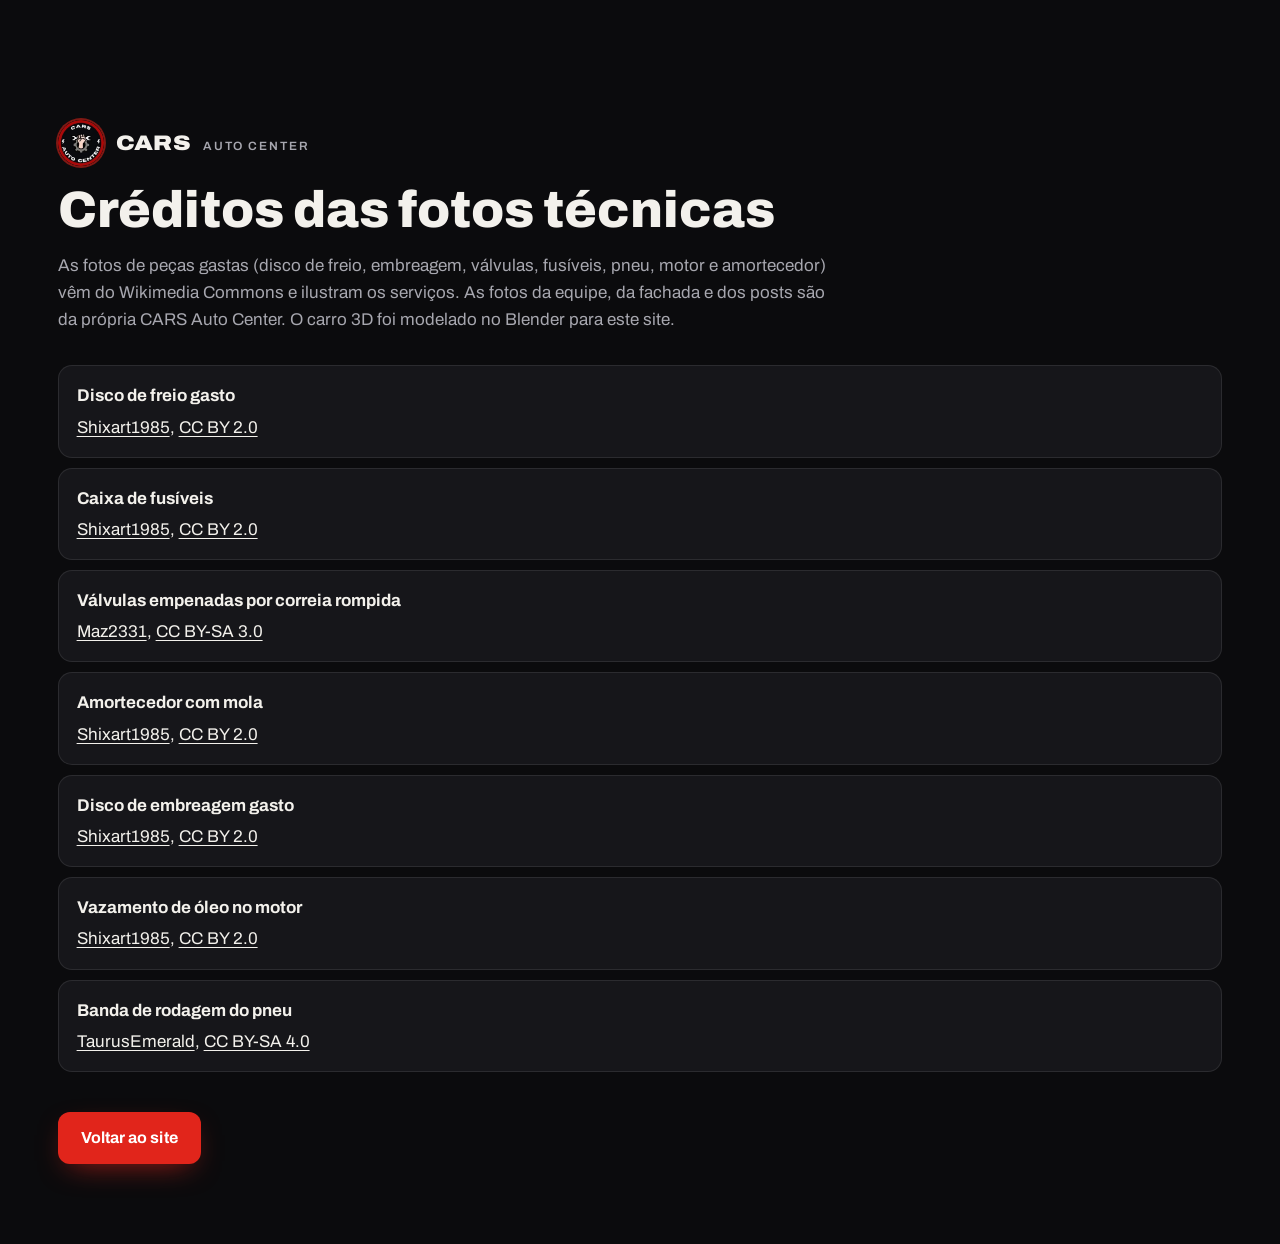
<file: credits.html>
<!doctype html>
<html lang="pt-BR">
<head>
<meta charset="utf-8">
<meta name="viewport" content="width=device-width, initial-scale=1">
<title>Créditos das fotos | CARS Auto Center</title>
<meta name="description" content="Autores, licenças e páginas de origem das fotos técnicas usadas no site da CARS Auto Center.">
<meta name="robots" content="noindex">
<meta name="theme-color" content="#0b0b0d">
<link rel="icon" href="img/favicon.png" type="image/png">
<link rel="preconnect" href="https://fonts.googleapis.com">
<link rel="preconnect" href="https://fonts.gstatic.com" crossorigin>
<link href="https://fonts.googleapis.com/css2?family=Archivo:wdth,wght@62..125,400..900&family=JetBrains+Mono:wght@500;700&display=swap" rel="stylesheet">
<link rel="stylesheet" href="css/style.css">
<style>
  .legal { padding: 120px 0 80px; min-height: 100svh; }
  .legal h1 { margin: 18px 0 14px; font-family: var(--f-display); font-weight: 850; font-size: clamp(32px, 4vw, 52px); line-height: 1.05; }
  .legal p { color: var(--muted); max-width: 46em; }
  .legal ul { margin-top: 32px; display: grid; gap: 10px; }
  .legal li { padding: 16px 18px; border-radius: 14px; background: var(--surface); border: 1px solid var(--line); }
  .legal li b { display: block; margin-bottom: 4px; }
  .legal li a { color: var(--ink); text-underline-offset: 3px; }
  .legal .back { display: inline-flex; margin-top: 40px; }
  body { padding-bottom: 0 !important; }
</style>
</head>
<body>
<main class="legal">
  <div class="wrap">
    <a href="index.html" class="brand" aria-label="Voltar ao site da CARS Auto Center"><img src="img/logo.jpg" width="150" height="150" alt="Selo da CARS Auto Center"><span class="brand__name">CARS <small>Auto Center</small></span></a>
    <h1>Créditos das fotos técnicas</h1>
    <p>As fotos de peças gastas (disco de freio, embreagem, válvulas, fusíveis, pneu, motor e amortecedor) vêm do Wikimedia Commons e ilustram os serviços. As fotos da equipe, da fachada e dos posts são da própria CARS Auto Center. O carro 3D foi modelado no Blender para este site.</p>
    <ul>
      <li><b>Disco de freio gasto</b><a href="https://commons.wikimedia.org/wiki/File:Rusty_brake_disc_and_caliper_shown_on_a_vehicle_parked_on_gravel_near_a_road.jpg">Shixart1985</a>, <a href="https://creativecommons.org/licenses/by/2.0">CC BY 2.0</a></li>
      <li><b>Caixa de fusíveis</b><a href="https://commons.wikimedia.org/wiki/File:Understanding_car_fuse_box_components_and_their_arrangement_in_a_vehicle_engine_bay_at_midday.jpg">Shixart1985</a>, <a href="https://creativecommons.org/licenses/by/2.0">CC BY 2.0</a></li>
      <li><b>Válvulas empenadas por correia rompida</b><a href="https://commons.wikimedia.org/wiki/File:Intake_Valves_Bent_By_Timing_Belt_Failure.jpg">Maz2331</a>, <a href="https://creativecommons.org/licenses/by-sa/3.0">CC BY-SA 3.0</a></li>
      <li><b>Amortecedor com mola</b><a href="https://commons.wikimedia.org/wiki/File:Close-up_of_a_car_mechanic_holding_a_shock_absorber.jpg">Shixart1985</a>, <a href="https://creativecommons.org/licenses/by/2.0">CC BY 2.0</a></li>
      <li><b>Disco de embreagem gasto</b><a href="https://commons.wikimedia.org/wiki/File:Close-up_view_of_a_worn_clutch_disc_among_automotive_tools_in_a_workshop.jpg">Shixart1985</a>, <a href="https://creativecommons.org/licenses/by/2.0">CC BY 2.0</a></li>
      <li><b>Vazamento de óleo no motor</b><a href="https://commons.wikimedia.org/wiki/File:Oil_on_a_car_engine_closeup.jpg">Shixart1985</a>, <a href="https://creativecommons.org/licenses/by/2.0">CC BY 2.0</a></li>
      <li><b>Banda de rodagem do pneu</b><a href="https://commons.wikimedia.org/wiki/File:Goodyear_Tire_Tread_Wear.jpg">TaurusEmerald</a>, <a href="https://creativecommons.org/licenses/by-sa/4.0">CC BY-SA 4.0</a></li>
    </ul>
    <a class="btn btn--red back" href="index.html">Voltar ao site</a>
  </div>
</main>
</body>
</html>
</file>
<file: css/style.css>
/* CARS Auto Center · estilos
   Cores do selo: preto, vermelho do anel, cinza da engrenagem, branco das letras. */
:root {
  --bg: #0b0b0d;
  --bg-2: #101013;
  --surface: #16161a;
  --surface-2: #1d1d22;
  --line: rgba(255, 255, 255, .09);
  --line-2: rgba(255, 255, 255, .16);
  --ink: #f3f1ec;
  --muted: #a7a7af;
  --red: #e1251b;
  --red-hi: #ff3b2f;
  --red-deep: #9e130d;
  --amber: #ffb020;
  --green: #35c27a;
  --steel: #8e9096;
  --paper: #efede8;
  --paper-2: #e4e1da;
  --ink-d: #131315;
  --muted-d: #5b5b62;

  --f-display: "Archivo", "Arial Narrow", Arial, sans-serif;
  --f-text: "Archivo", system-ui, -apple-system, "Segoe UI", Roboto, sans-serif;
  --f-mono: "JetBrains Mono", ui-monospace, Consolas, monospace;

  --gutter: clamp(16px, 4.5vw, 72px);
  --max: 1320px;
  --r: 18px;
  --r-sm: 12px;
  --nav-h: 74px;
  --ease: cubic-bezier(.2, .7, .2, 1);
  --sec-y: clamp(80px, 9vw, 140px);
  color-scheme: dark;
}

*, *::before, *::after { box-sizing: border-box; }
html { scroll-behavior: smooth; scroll-padding-top: var(--nav-h); -webkit-text-size-adjust: 100%; }
html.reduce { scroll-behavior: auto; }
body {
  margin: 0; background: var(--bg); color: var(--ink);
  font: 400 17px/1.6 var(--f-text);
  -webkit-font-smoothing: antialiased; text-rendering: optimizeLegibility;
  overflow-x: hidden;
}
img, svg { display: block; max-width: 100%; }
img { height: auto; }
a { color: inherit; }
button, input { font: inherit; color: inherit; }
h1, h2, h3, p, ul, ol, figure, blockquote, fieldset { margin: 0; }
ul, ol { padding: 0; list-style: none; }
fieldset { border: 0; padding: 0; min-width: 0; }
[hidden] { display: none !important; }
.sr { position: absolute; width: 1px; height: 1px; overflow: hidden; clip: rect(0 0 0 0); white-space: nowrap; }
:focus-visible { outline: 3px solid var(--red-hi); outline-offset: 3px; border-radius: 8px; }
.mono { font-family: var(--f-mono); font-size: 12px; letter-spacing: .08em; text-transform: uppercase; color: var(--muted); }
.t-red { color: var(--red-hi); }
.t-amber { color: var(--amber); }

.skip {
  position: fixed; left: 16px; top: -80px; z-index: 300;
  background: var(--red); color: #fff; padding: 12px 18px; border-radius: 10px; font-weight: 700; text-decoration: none;
  transition: top .2s var(--ease);
}
.skip:focus { top: 12px; }

.wrap { width: 100%; max-width: calc(var(--max) + var(--gutter) * 2); margin: 0 auto; padding: 0 var(--gutter); }

/* ---------------------------------------------------------------- botões */
.btn {
  --bh: 52px;
  position: relative; display: inline-flex; align-items: center; justify-content: center; gap: 10px;
  min-height: var(--bh); padding: 0 22px; border-radius: 12px; border: 1px solid transparent;
  font-weight: 700; font-size: 16px; letter-spacing: .005em; text-decoration: none; white-space: nowrap;
  cursor: pointer; overflow: hidden; isolation: isolate;
  transition: background-color .2s var(--ease), border-color .2s var(--ease), color .2s var(--ease), transform .2s var(--ease), box-shadow .2s var(--ease);
}
.btn svg { width: 20px; height: 20px; flex: none; transition: transform .25s var(--ease); }
.btn img { flex: none; }
.btn:hover svg { transform: translateX(3px); }
.btn:active { transform: translateY(1px) scale(.98); }
.btn--red { background: var(--red); color: #fff; box-shadow: 0 10px 30px -12px rgba(225, 37, 27, .8); }
.btn--red:hover { background: var(--red-hi); transform: translateY(-2px); box-shadow: 0 16px 36px -14px rgba(255, 59, 47, .9); }
.btn--ghost { border-color: var(--line-2); background: rgba(255, 255, 255, .03); color: var(--ink); }
.btn--ghost:hover { border-color: rgba(255, 255, 255, .4); background: rgba(255, 255, 255, .07); transform: translateY(-2px); }
.btn--wa { background: var(--ink); color: var(--ink-d); }
.btn--wa:hover { background: #fff; transform: translateY(-2px); }
.btn--block { width: 100%; }
/* shimmer (21st.dev) */
.btn--shine::after {
  content: ""; position: absolute; inset: 0; z-index: -1;
  background: linear-gradient(110deg, transparent 30%, rgba(255, 255, 255, .35) 48%, transparent 66%);
  transform: translateX(-120%);
}
.btn--shine:hover::after { animation: shine 1s var(--ease); }
@keyframes shine { to { transform: translateX(120%); } }

.eyebrow {
  display: inline-flex; align-items: center; gap: 10px;
  font-family: var(--f-mono); font-size: 13px; font-weight: 700; letter-spacing: .1em; text-transform: uppercase; color: var(--red-hi);
}
.eyebrow .dot { width: 8px; height: 8px; border-radius: 50%; background: var(--red-hi); box-shadow: 0 0 0 4px rgba(255, 59, 47, .18); }
.eyebrow img { width: 18px; height: 18px; }

/* ---------------------------------------------------------------- nav */
.nav { position: fixed; inset: 0 0 auto; z-index: 100; transition: background-color .3s var(--ease), border-color .3s var(--ease); border-bottom: 1px solid transparent; }
.nav.is-scrolled, .menu-open .nav { background: rgba(11, 11, 13, .86); backdrop-filter: blur(14px); -webkit-backdrop-filter: blur(14px); border-color: var(--line); }
.nav__in { height: var(--nav-h); display: flex; align-items: center; gap: 28px; }
.brand { display: flex; align-items: center; gap: 12px; text-decoration: none; flex: none; }
.brand img { width: 46px; height: 46px; border-radius: 50%; box-shadow: 0 0 0 2px rgba(225, 37, 27, .55); }
.brand__name { font-family: var(--f-display); font-weight: 900; font-stretch: 118%; font-size: 21px; line-height: 1; letter-spacing: .02em; }
.brand__name { white-space: nowrap; }
.brand__name small { font-size: 12px; font-weight: 600; font-stretch: 100%; letter-spacing: .16em; text-transform: uppercase; color: var(--muted); margin-left: 6px; }
.nav__links { display: flex; gap: 4px; margin-left: auto; }
.nav__links a { position: relative; padding: 10px 12px; font-size: 15px; font-weight: 600; text-decoration: none; color: var(--muted); transition: color .2s; }
.nav__links a::after { content: ""; position: absolute; left: 12px; right: 12px; bottom: 4px; height: 2px; background: var(--red-hi); transform: scaleX(0); transform-origin: left; transition: transform .3s var(--ease); }
.nav__links a:hover { color: var(--ink); }
.nav__links a:hover::after { transform: scaleX(1); }
.nav__cta { --bh: 44px; padding: 0 16px; font-size: 15px; }
.nav__toggle { display: none; width: 48px; height: 48px; margin-left: auto; border: 1px solid var(--line-2); border-radius: 12px; background: transparent; cursor: pointer; position: relative; }
.nav__toggle i { position: absolute; left: 13px; right: 13px; height: 2px; background: var(--ink); border-radius: 2px; transition: transform .3s var(--ease), top .3s var(--ease); }
.nav__toggle i:nth-of-type(1) { top: 18px; }
.nav__toggle i:nth-of-type(2) { top: 27px; }
.nav__toggle[aria-expanded="true"] i:nth-of-type(1) { top: 22px; transform: rotate(45deg); }
.nav__toggle[aria-expanded="true"] i:nth-of-type(2) { top: 22px; transform: rotate(-45deg); }
.menu { position: fixed; inset: var(--nav-h) 0 0; z-index: 99; background: var(--bg); overflow-y: auto; overscroll-behavior: contain; }
.menu__in { display: flex; flex-direction: column; padding-top: 24px; padding-bottom: 40px; }
.menu__in a:not(.btn) { padding: 16px 0; border-bottom: 1px solid var(--line); font-family: var(--f-display); font-weight: 800; font-size: 28px; text-decoration: none; }
.menu__in .btn { margin-top: 28px; }
.menu-open body { overflow: hidden; }

/* ---------------------------------------------------------------- hero */
.hero { position: relative; min-height: 100svh; display: flex; align-items: center; padding: calc(var(--nav-h) + 32px) 0 56px; overflow: hidden; isolation: isolate; }
.hero__glow { position: absolute; inset: 0; z-index: -2; background:
  radial-gradient(60% 55% at 72% 55%, rgba(225, 37, 27, .30), transparent 70%),
  radial-gradient(40% 35% at 15% 20%, rgba(255, 255, 255, .05), transparent 70%); }
.hero__grid { position: absolute; left: 0; right: 0; bottom: 0; height: 46%; z-index: -1; opacity: .5;
  background-image: linear-gradient(rgba(255, 255, 255, .07) 1px, transparent 1px), linear-gradient(90deg, rgba(255, 255, 255, .07) 1px, transparent 1px);
  background-size: 64px 64px;
  -webkit-mask-image: linear-gradient(to top, #000 10%, transparent 90%); mask-image: linear-gradient(to top, #000 10%, transparent 90%); }
.hero__in { display: grid; grid-template-columns: minmax(0, 5fr) minmax(0, 7fr); gap: clamp(24px, 3vw, 48px); align-items: center; }
.hero__title { margin-top: 20px; font-family: var(--f-display); font-weight: 850; font-stretch: 104%; font-size: clamp(40px, 4.7vw, 70px); line-height: 1.0; letter-spacing: -.025em; }
.hero__title em { font-style: normal; color: var(--red-hi); }
.hero__title .w { padding-bottom: .08em; margin-bottom: -.08em; }
.hero__lead { margin-top: 24px; max-width: 34em; font-size: clamp(17px, 1.3vw, 19px); color: #cfcfd5; }
.hero__actions { display: flex; flex-wrap: wrap; gap: 12px; margin-top: 32px; }
.hero__facts { display: grid; grid-template-columns: repeat(3, auto); justify-content: start; gap: 0; margin-top: 30px; border-top: 1px solid var(--line); padding-top: 22px; }
.hero__facts li { padding-right: 28px; margin-right: 28px; border-right: 1px solid var(--line); }
.hero__facts li:last-child { border: 0; margin: 0; padding: 0; }
.hero__facts b { display: flex; align-items: center; gap: 6px; font-family: var(--f-display); font-weight: 800; font-stretch: 110%; font-size: 26px; line-height: 1.1; }
.hero__facts b svg { width: 20px; height: 20px; color: var(--amber); }
.hero__facts span { display: block; font-size: 14px; color: var(--muted); margin-top: 4px; }
.hero__stage { position: relative; }
.hero__car { position: relative; }
.hero__car img { width: 100%; height: auto;
  -webkit-mask-image: linear-gradient(to bottom, #000 74%, transparent 97%), linear-gradient(to right, transparent 0, #000 7%, #000 93%, transparent 100%);
  -webkit-mask-composite: source-in; mask-image: linear-gradient(to bottom, #000 74%, transparent 97%), linear-gradient(to right, transparent 0, #000 7%, #000 93%, transparent 100%); mask-composite: intersect; }
.hero__scan { visibility: hidden; position: absolute; top: 12%; bottom: 14%; left: -12%; width: 3px; opacity: 0; background: var(--red-hi);
  box-shadow: 0 0 18px 4px rgba(255, 59, 47, .8), 0 0 80px 30px rgba(255, 59, 47, .25); pointer-events: none; }
.pin { position: absolute; left: var(--x); top: var(--y); display: flex; align-items: center; gap: 8px; transform: translate(-7px, -7px); pointer-events: none; }
.pin i { position: relative; width: 14px; height: 14px; border-radius: 50%; background: var(--red-hi); box-shadow: 0 0 0 3px rgba(255, 255, 255, .9); }
.pin i::after { content: ""; position: absolute; inset: -8px; border-radius: 50%; border: 2px solid var(--red-hi); animation: ping 2.6s var(--ease) infinite; }
.pin b { font-family: var(--f-mono); font-size: 12px; font-weight: 700; letter-spacing: .06em; text-transform: uppercase; background: rgba(11, 11, 13, .82); border: 1px solid var(--line-2); padding: 5px 9px; border-radius: 8px; }
@keyframes ping { 0% { transform: scale(.6); opacity: 1; } 80%, 100% { transform: scale(1.8); opacity: 0; } }
.hero__readout { position: absolute; left: 6%; bottom: 2%; display: flex; align-items: center; gap: 12px; padding: 10px 14px; border-radius: 12px; background: rgba(16, 16, 19, .85); border: 1px solid var(--line-2); font-family: var(--f-mono); font-size: 13px; }
.hero__readout span { color: var(--red-hi); font-weight: 700; letter-spacing: .12em; }
.hero__readout b { font-weight: 500; color: var(--ink); min-width: 23ch; }
.js:not(.ready) [data-hero-item], .js:not(.ready) [data-hero-car] { opacity: 0; }

/* ---------------------------------------------------------------- seções */
.sec { position: relative; padding: var(--sec-y) 0; }
.sec__head { margin-bottom: clamp(36px, 4vw, 56px); }
.sec__head--row { display: grid; grid-template-columns: minmax(0, 7fr) minmax(0, 5fr); gap: 24px 48px; align-items: end; }
.sec__head--row > .btn { justify-self: end; }
.sec h2 { margin-top: 14px; font-family: var(--f-display); font-weight: 850; font-stretch: 102%; font-size: clamp(32px, 3.9vw, 58px); line-height: 1.04; letter-spacing: -.022em; text-wrap: balance; }
.sec h2 .w { padding-bottom: .1em; margin-bottom: -.1em; }
.sec__lead { color: var(--muted); font-size: 18px; max-width: 34em; }
.sec__lead b { font-weight: 700; }

/* ---------------------------------------------------------------- diagnóstico */
.diag { background: var(--bg-2); border-top: 1px solid var(--line); padding-top: clamp(72px, 7vw, 110px); }
.diag .sec__head { margin-bottom: 28px; }
.diag__grid { display: grid; grid-template-columns: minmax(0, 1.6fr) minmax(340px, 1fr); gap: 20px; align-items: stretch; }
.diag__stage { position: relative; min-height: 560px; border-radius: var(--r); overflow: hidden; border: 1px solid var(--line);
  background: radial-gradient(70% 70% at 50% 60%, rgba(225, 37, 27, .16), transparent 70%), linear-gradient(180deg, #141417, #0d0d10); }
.diag__stage.is-xray { background: radial-gradient(70% 70% at 50% 60%, rgba(255, 59, 47, .22), transparent 70%), linear-gradient(180deg, #0f1014, #08080a); }
.diag__stage::before { content: ""; position: absolute; inset: 0; pointer-events: none; opacity: .35;
  background-image: linear-gradient(rgba(255, 255, 255, .04) 1px, transparent 1px), linear-gradient(90deg, rgba(255, 255, 255, .04) 1px, transparent 1px); background-size: 40px 40px; }
.diag__canvas { position: absolute; inset: 0; width: 100%; height: 100%; display: block; cursor: grab; }
.diag__canvas:active { cursor: grabbing; }
.diag__fallback { position: absolute; inset: 0; margin: auto; width: 92%; height: auto; top: 50%; transform: translateY(-50%); }
.diag__hotspots { position: absolute; inset: 0; pointer-events: none; }
.hot { position: absolute; left: 0; top: 0; pointer-events: auto; display: flex; align-items: center; gap: 8px; margin: -11px 0 0 -11px;
  padding: 0; border: 0; background: none; cursor: pointer; min-width: 22px; min-height: 22px; }
.hot::before { content: ""; position: absolute; inset: -11px; }
.hot i { position: relative; width: 22px; height: 22px; border-radius: 50%; background: rgba(255, 59, 47, .25); border: 2px solid var(--red-hi); flex: none; transition: transform .25s var(--ease), background-color .25s; }
.hot i::after { content: ""; position: absolute; inset: 5px; border-radius: 50%; background: var(--red-hi); }
.hot span { font-family: var(--f-mono); font-size: 12px; font-weight: 700; letter-spacing: .04em; text-transform: uppercase; white-space: nowrap;
  background: rgba(11, 11, 13, .9); border: 1px solid var(--line-2); padding: 5px 9px; border-radius: 8px; opacity: 0; transform: translateX(-6px); transition: opacity .2s, transform .25s var(--ease); pointer-events: none; }
.hot:hover span, .hot:focus-visible span, .hot.is-hover span, .hot.is-on span { opacity: 1; transform: none; }
.hot:hover i, .hot.is-on i { transform: scale(1.18); background: var(--red-hi); }
.hot.is-back { opacity: 0; pointer-events: none; }
.diag__loading { position: absolute; inset: 0; display: grid; place-content: center; justify-items: center; gap: 14px; font-family: var(--f-mono); font-size: 13px; color: var(--muted); }
.diag__loading span { width: 36px; height: 36px; border-radius: 50%; border: 3px solid var(--line-2); border-top-color: var(--red-hi); animation: spin .9s linear infinite; }
.diag__loading[hidden] { display: none; }
@keyframes spin { to { transform: rotate(360deg); } }
.diag__tools { position: absolute; top: 14px; right: 14px; display: flex; gap: 8px; }
.tool { display: inline-flex; align-items: center; gap: 8px; min-height: 44px; padding: 0 14px; border-radius: 12px; border: 1px solid var(--line-2); background: rgba(16, 16, 19, .85); backdrop-filter: blur(8px); font-weight: 700; font-size: 14px; cursor: pointer; transition: background-color .2s, border-color .2s, color .2s, transform .2s var(--ease); }
.tool svg { width: 20px; height: 20px; }
.tool--icon { width: 44px; padding: 0; justify-content: center; }
.tool:hover { border-color: rgba(255, 255, 255, .4); transform: translateY(-2px); }
.tool.is-on { background: var(--red); border-color: var(--red); color: #fff; }
.tool:disabled { opacity: .4; pointer-events: none; }
.diag__hint { position: absolute; left: 16px; bottom: 14px; font-family: var(--f-mono); font-size: 12px; color: var(--muted); letter-spacing: .04em; transition: opacity .4s; pointer-events: none; padding-right: 16px; }
.diag__hint.is-gone { opacity: .55; }

.diag__panel { display: flex; flex-direction: column; gap: 18px; padding: 22px; border-radius: var(--r); background: var(--surface); border: 1px solid var(--line); }
.steps { display: grid; grid-template-columns: repeat(3, 1fr); gap: 6px; counter-reset: s; }
.steps li { display: flex; align-items: center; gap: 8px; font-size: 13px; font-weight: 700; color: var(--muted); padding-bottom: 10px; border-bottom: 2px solid var(--line-2); transition: color .3s, border-color .3s; }
.steps li span { display: grid; place-items: center; width: 22px; height: 22px; border-radius: 50%; border: 1px solid var(--line-2); font-family: var(--f-mono); font-size: 11px; }
.steps li.is-on { color: var(--ink); border-color: var(--red-hi); }
.steps li.is-on span { background: #b3120c; border-color: #b3120c; color: #fff; }
.zones { display: flex; flex-wrap: wrap; gap: 8px; }
.zone { display: inline-flex; align-items: center; gap: 8px; min-height: 44px; padding: 0 14px; border-radius: 999px; border: 1px solid var(--line-2); background: transparent; font-size: 14px; font-weight: 600; cursor: pointer; transition: background-color .2s, border-color .2s, color .2s, transform .2s var(--ease); }
.zone__n { font-family: var(--f-mono); font-size: 11px; color: var(--red-hi); }
.zone:hover { border-color: rgba(255, 255, 255, .45); transform: translateY(-2px); }
.zone.is-on { background: var(--ink); color: var(--ink-d); border-color: var(--ink); }
.zone.is-on .zone__n { color: var(--red); }
.diag__body { flex: 1; border-top: 1px solid var(--line); padding-top: 18px; }
.diag__empty p:not(.mono) { margin-top: 10px; color: var(--muted); }
.diag__empty b { color: var(--ink); }
.diag__zone { scroll-margin-top: calc(var(--nav-h) + 16px); }
.diag__zone h3 { font-family: var(--f-display); font-weight: 800; font-stretch: 108%; font-size: 24px; line-height: 1.1; }
.diag__what { margin-top: 8px; color: var(--muted); font-size: 15px; line-height: 1.55; }
.symptoms { margin-top: 18px; }
.symptoms legend { font-weight: 700; font-size: 15px; margin-bottom: 10px; }
.sym { display: flex; align-items: center; gap: 12px; min-height: 46px; padding: 8px 12px; border-radius: 12px; border: 1px solid var(--line); cursor: pointer; font-size: 15px; line-height: 1.35; transition: border-color .2s, background-color .2s; }
.sym + .sym { margin-top: 6px; }
.sym:hover { border-color: var(--line-2); background: rgba(255, 255, 255, .03); }
.sym input { position: absolute; opacity: 0; width: 1px; height: 1px; }
.sym__box { flex: none; display: grid; place-items: center; width: 22px; height: 22px; border-radius: 7px; border: 2px solid var(--line-2); transition: background-color .2s, border-color .2s; }
.sym__box svg { width: 14px; height: 14px; color: #fff; opacity: 0; transform: scale(.5); transition: opacity .2s, transform .25s var(--ease); }
.sym input:checked + .sym__box { background: var(--red); border-color: var(--red); }
.sym input:checked + .sym__box svg { opacity: 1; transform: none; }
.sym:has(input:checked) { border-color: rgba(255, 59, 47, .5); background: rgba(255, 59, 47, .06); }
.sym input:focus-visible + .sym__box { outline: 3px solid var(--red-hi); outline-offset: 2px; }
.result { margin-top: 18px; padding: 16px; border-radius: 14px; background: var(--surface-2); border: 1px solid var(--line-2); }
.result__top { display: flex; align-items: center; justify-content: space-between; gap: 12px; flex-wrap: wrap; }
.badge { display: inline-flex; align-items: center; gap: 6px; padding: 6px 10px; border-radius: 999px; font-size: 13px; font-weight: 800; }
.badge::before { content: ""; width: 8px; height: 8px; border-radius: 50%; background: currentColor; }
.badge.is-low { color: var(--green); background: rgba(53, 194, 122, .12); }
.badge.is-mid { color: var(--amber); background: rgba(255, 176, 32, .12); }
.badge.is-high { color: #ff6a5f; background: rgba(255, 59, 47, .14); }
.result ul { margin: 12px 0 16px; display: grid; gap: 8px; }
.result li { position: relative; padding-left: 18px; font-size: 15px; line-height: 1.45; }
.result li::before { content: ""; position: absolute; left: 0; top: .5em; width: 8px; height: 8px; border-radius: 2px; background: var(--steel); }
.result li.lvl-2::before { background: var(--amber); }
.result li.lvl-3::before { background: var(--red-hi); }
.field { display: grid; gap: 6px; margin-bottom: 14px; }
.field span { font-size: 14px; font-weight: 700; }
.field em { font-style: normal; font-weight: 400; color: var(--muted); }
.field input { min-height: 48px; padding: 0 14px; border-radius: 12px; border: 1px solid var(--line-2); background: var(--bg); color: var(--ink); font-size: 16px; }
.field input:focus { outline: none; border-color: var(--red-hi); box-shadow: 0 0 0 3px rgba(255, 59, 47, .25); }
.diag__note { font-size: 13px; color: var(--muted); }

/* ---------------------------------------------------------------- luzes do painel */
.dash { background: var(--bg); }
.dash__grid { display: grid; grid-template-columns: minmax(0, 1.25fr) minmax(0, 1fr); gap: 20px; align-items: stretch; }
.cluster { display: grid; grid-template-columns: repeat(4, 1fr); gap: 12px; padding: clamp(18px, 2.4vw, 32px); border-radius: 28px;
  background: radial-gradient(120% 90% at 50% 0%, #1c1c21, #0a0a0c 70%); border: 1px solid var(--line); box-shadow: inset 0 2px 30px rgba(0, 0, 0, .7), inset 0 0 0 6px rgba(255, 255, 255, .02); }
.light { --c: var(--amber); aspect-ratio: 1; display: grid; place-items: center; border-radius: 18px; border: 1px solid rgba(255, 255, 255, .06); background: rgba(255, 255, 255, .02); cursor: pointer; transition: background-color .25s, border-color .25s, transform .2s var(--ease); min-height: 64px; }
.light.lvl-3 { --c: var(--red-hi); }
.light svg { color: var(--c); width: 52%; height: 52%; fill: none; stroke: var(--c); stroke-width: 1.7; stroke-linecap: round; stroke-linejoin: round; opacity: .55; transition: opacity .25s, filter .25s; }
.light:hover { transform: translateY(-2px); border-color: rgba(255, 255, 255, .16); }
.light:hover svg, .light.is-on svg { opacity: 1; filter: drop-shadow(0 0 6px var(--c)) drop-shadow(0 0 14px var(--c)); }
.light.is-on { border-color: var(--c); background: color-mix(in srgb, var(--c) 10%, transparent); }
.dash__card { display: flex; flex-direction: column; gap: 12px; padding: clamp(22px, 2.6vw, 36px); border-radius: 28px; background: var(--surface); border: 1px solid var(--line); }
.dash__icon { width: 84px; height: 84px; border-radius: 22px; display: grid; place-items: center; background: var(--bg); border: 1px solid var(--line-2); color: var(--steel); }
.dash__icon svg { width: 52px; height: 52px; fill: none; stroke: currentColor; stroke-width: 1.7; stroke-linecap: round; stroke-linejoin: round; }
.dash__icon:empty::before { content: "?"; font-family: var(--f-display); font-weight: 800; font-size: 38px; color: var(--muted); }
.dash__card.lvl-3 .dash__icon { color: var(--red-hi); border-color: rgba(255, 59, 47, .5); filter: drop-shadow(0 0 14px rgba(255, 59, 47, .45)); }
.dash__card.lvl-2 .dash__icon { color: var(--amber); border-color: rgba(255, 176, 32, .5); filter: drop-shadow(0 0 14px rgba(255, 176, 32, .35)); }
.dash__card.lvl-3 .mono { color: var(--red-hi); }
.dash__card.lvl-2 .mono { color: var(--amber); }
.dash__card h3 { font-family: var(--f-display); font-weight: 800; font-stretch: 106%; font-size: 24px; line-height: 1.1; }
.dash__card p:not(.mono) { color: #cfcfd5; font-size: 17px; }
.dash__card p b { display: block; margin-top: 12px; color: var(--ink); }
.dash__card .btn { align-self: flex-start; margin-top: auto; }

/* ---------------------------------------------------------------- serviços */
.servicos { background: var(--bg-2); border-top: 1px solid var(--line); }
.bento { display: grid; grid-template-columns: repeat(4, minmax(0, 1fr)); gap: 16px; }
.card { position: relative; border-radius: var(--r); background: var(--surface); border: 1px solid var(--line); overflow: hidden; transition: transform .3s var(--ease), border-color .3s; }
.card::after { content: ""; position: absolute; inset: 0; pointer-events: none; opacity: 0; transition: opacity .3s;
  background: radial-gradient(360px circle at var(--mx, 50%) var(--my, 50%), rgba(255, 59, 47, .16), transparent 60%); }
.card:hover { transform: translateY(-2px); border-color: rgba(255, 59, 47, .45); }
.card:hover::after { opacity: 1; }
.card a { display: flex; flex-direction: column; height: 100%; text-decoration: none; }
.card__media { aspect-ratio: 4 / 3; overflow: hidden; background: #000; }
.card__media img { width: 100%; height: 100%; object-fit: cover; transition: transform .6s var(--ease); }
.card:hover .card__media img { transform: scale(1.03); }
.card__body { padding: 18px 20px 22px; display: flex; flex-direction: column; gap: 8px; }
.card h3 { font-family: var(--f-display); font-weight: 800; font-stretch: 106%; font-size: 24px; line-height: 1.15; }
.card p { color: var(--muted); font-size: 15px; line-height: 1.5; }
.card--feature { grid-column: span 2; grid-row: span 2; }
.card--feature a { display: grid; grid-template-columns: minmax(0, 1fr) minmax(0, 1fr); }
.card--feature .card__media { aspect-ratio: auto; height: 100%; min-height: 420px; }
.card--feature .card__media img { object-position: 50% 62%; }
.card--feature .card__body { padding: clamp(22px, 2.4vw, 34px); justify-content: center; gap: 12px; }
.card--feature p { font-size: 16px; }
.bento > .card:last-child { grid-column: span 2; }
.bento > .card:last-child a { display: grid; grid-template-columns: 1fr 1fr; }
.bento > .card:last-child .card__media { aspect-ratio: auto; height: 100%; min-height: 220px; }
.bento > .card:last-child .card__body { justify-content: center; }
.tag { align-self: flex-start; font-family: var(--f-mono); font-size: 11px; font-weight: 700; letter-spacing: .1em; text-transform: uppercase; color: #fff; background: var(--red); padding: 5px 9px; border-radius: 6px; }
.card__link { display: inline-flex; align-items: center; gap: 8px; margin-top: 10px; font-weight: 700; color: var(--ink); }
.card__link svg { width: 18px; height: 18px; transition: transform .25s var(--ease); }
.card:hover .card__link svg { transform: translateX(4px); }

/* ---------------------------------------------------------------- régua de desgaste */
.wear { background: var(--bg); }
.gauges { display: grid; grid-template-columns: repeat(2, minmax(0, 1fr)); gap: 16px; }
.gauge { --heat: 0; padding: clamp(22px, 2.4vw, 32px); border-radius: var(--r); background: var(--surface); border: 1px solid var(--line); display: flex; flex-direction: column; gap: 16px; }
.gauge__head { display: flex; justify-content: space-between; align-items: baseline; gap: 12px; flex-wrap: wrap; }
.gauge__head { align-items: center; }
.gauge__icon { width: 34px; height: 34px; flex: none; fill: none; stroke: var(--red-hi); stroke-width: 1.7; stroke-linecap: round; stroke-linejoin: round; }
.gauge__head h3 { margin-right: auto; }
.gauge h3 { font-family: var(--f-display); font-weight: 800; font-stretch: 106%; font-size: 24px; }
.gauge .mono b { font-size: 15px; color: var(--ink); }
.gauge__bar { position: relative; height: 16px; border-radius: 8px; background:
  repeating-linear-gradient(90deg, rgba(255, 255, 255, .08) 0 2px, transparent 2px 10%), var(--bg); border: 1px solid var(--line); overflow: hidden; }
.gauge__fill { position: absolute; left: 0; top: 0; bottom: 0; width: 100%; border-radius: 8px;
  background: linear-gradient(90deg, color-mix(in srgb, var(--red-hi) calc(var(--heat) * 100%), #d8d8dc), color-mix(in srgb, var(--red) calc(var(--heat) * 100%), #9a9aa1)); }
.gauge__limit { position: absolute; top: -4px; bottom: -4px; left: calc(var(--min) * 1%); width: 3px; background: var(--red-hi); box-shadow: 0 0 10px var(--red-hi); }
.gauge > p { color: var(--muted); font-size: 16px; }

/* ---------------------------------------------------------------- a oficina */
.oficina { background: var(--bg-2); border-top: 1px solid var(--line); overflow: hidden; }
.oficina__grid { display: grid; grid-template-columns: minmax(0, 1fr) minmax(0, 1fr); gap: clamp(32px, 5vw, 80px); align-items: start; }
.oficina__media { position: relative; }
.seal { position: absolute; right: 16px; bottom: 16px; display: flex; align-items: center; gap: 12px; padding: 8px 18px 8px 8px; border-radius: 999px; background: rgba(11, 11, 13, .88); border: 1px solid var(--line-2); backdrop-filter: blur(8px); }
.seal img { width: 52px; height: 52px; border-radius: 50%; }
.seal span { font-family: var(--f-mono); font-size: 12px; font-weight: 700; letter-spacing: .08em; text-transform: uppercase; line-height: 1.35; color: var(--ink); }
.frame { border-radius: var(--r); overflow: hidden; background: #000; }
.frame img { width: 100%; height: 100%; object-fit: cover; transition: transform .6s var(--ease); }
.frame:hover img { transform: scale(1.025); }
.frame--team { aspect-ratio: 1 / 1; border: 1px solid var(--line); }
.frame--seal { position: absolute; right: -16px; bottom: 0; width: 170px; height: 170px; border-radius: 50%; background: var(--bg); border: 1px solid var(--line-2); display: grid; place-items: center; overflow: visible; }
.frame--seal img { width: 98px; height: 98px; border-radius: 50%; }
.orbit { position: absolute; inset: 0; width: 100%; height: 100%; }
.orbit text { font-family: var(--f-mono); font-size: 13px; font-weight: 700; letter-spacing: .14em; fill: var(--red-hi); }
.oficina__copy > p:not(.eyebrow) { margin-top: 18px; color: #cfcfd5; font-size: 18px; }
.oficina__copy h2 { margin-bottom: 8px; }
.timeline { --line: 0; position: relative; margin-top: 30px; display: grid; gap: 18px; padding-left: 28px; }
.timeline::before, .timeline::after { content: ""; position: absolute; left: 6px; top: 8px; bottom: 8px; width: 2px; background: var(--line-2); }
.timeline::after { background: var(--red-hi); transform: scaleY(var(--line)); transform-origin: top; }
.reduce .timeline::after, html:not(.js) .timeline::after { transform: none; }
.timeline li { position: relative; display: grid; grid-template-columns: 76px 1fr; align-items: baseline; gap: 12px; }
.timeline li::before { content: ""; position: absolute; left: -28px; top: .45em; width: 14px; height: 14px; border-radius: 50%; background: var(--bg-2); border: 2px solid var(--red-hi); z-index: 1; }
.timeline b { font-family: var(--f-display); font-weight: 850; font-stretch: 112%; font-size: 24px; }
.timeline span { color: var(--muted); }
.oficina__sign { margin-top: 30px !important; padding-top: 22px; border-top: 1px solid var(--line); font-size: 16px !important; color: var(--muted) !important; }
.oficina__sign b { color: var(--ink); }

/* ---------------------------------------------------------------- instagram */
.insta { background: var(--bg); }
.reels { display: grid; grid-template-columns: repeat(6, minmax(0, 1fr)); gap: 14px; }
.reels a { display: block; aspect-ratio: 9 / 16; border-radius: 16px; overflow: hidden; border: 1px solid var(--line); background: #000; transition: transform .3s var(--ease), border-color .3s; }
.reels img { width: 100%; height: 100%; object-fit: cover; transition: transform .6s var(--ease); }
.reels a:hover { transform: translateY(-2px); border-color: rgba(255, 59, 47, .5); }
.reels a:hover img { transform: scale(1.03); }

/* ---------------------------------------------------------------- avaliações (fundo claro) */
.reviews { background: var(--paper); color: var(--ink-d); color-scheme: light; }
.reviews .eyebrow { color: var(--red-deep); }
.reviews__grid { display: grid; grid-template-columns: minmax(0, 4fr) minmax(0, 8fr); gap: clamp(32px, 4vw, 64px); align-items: start; }
.score__num { margin-top: 10px; font-family: var(--f-display); font-weight: 900; font-stretch: 115%; font-size: clamp(96px, 11vw, 168px); line-height: .9; letter-spacing: -.04em; }
.score__stars { display: flex; gap: 4px; margin-top: 10px; color: #f2a516; }
.score__stars svg { width: 26px; height: 26px; }
.score__count { margin-top: 10px; font-size: 18px; color: var(--muted-d); }
.score__count b { color: var(--ink-d); }
.bars { margin-top: 22px; display: grid; gap: 6px; max-width: 360px; }
.bars li { display: grid; grid-template-columns: 14px 1fr 34px; align-items: center; gap: 10px; font-size: 13px; font-family: var(--f-mono); color: var(--muted-d); }
.bars i { height: 8px; border-radius: 4px; background: linear-gradient(90deg, #f2a516 var(--v), rgba(0, 0, 0, .08) var(--v)); }
.bars b { text-align: right; font-weight: 500; }
.words { display: flex; flex-wrap: wrap; gap: 6px; margin-top: 22px; }
.words li { font-size: 14px; font-weight: 600; padding: 6px 11px; border-radius: 999px; background: #fff; border: 1px solid rgba(0, 0, 0, .08); }
.words b { color: var(--red-deep); font-family: var(--f-mono); font-size: 12px; margin-left: 2px; }
.score__actions { margin-top: 26px; }
.quotes { display: grid; grid-template-columns: repeat(2, minmax(0, 1fr)); gap: 14px; }
.marquee { display: flex; width: max-content; }
.marquee__track { display: flex; gap: 14px; padding-right: 14px; animation: marquee 60s linear infinite; }
.marquee--rev .marquee__track { animation-duration: 46s; animation-direction: reverse; }
.quotes:hover .marquee__track, .quotes.is-paused .marquee__track { animation-play-state: paused; }
.reduce .marquee__track { animation: none; }
@keyframes marquee { to { transform: translateX(-100%); } }
.quote { display: flex; flex-direction: column; justify-content: space-between; gap: 16px; padding: 22px; border-radius: var(--r); background: #fff; border: 1px solid rgba(0, 0, 0, .07); box-shadow: 0 10px 30px -18px rgba(0, 0, 0, .25); }
.quote p { font-size: 16px; line-height: 1.5; }
.quote footer { display: flex; flex-direction: column; font-size: 14px; }
.quote footer span { color: var(--muted-d); }
.quote--short { width: auto; max-width: 420px; padding: 16px 20px; background: var(--ink-d); color: var(--paper); border: 0; }
.quote--short p { font-family: var(--f-display); font-weight: 700; font-stretch: 104%; font-size: 18px; }
.marquee__pause { position: absolute; right: 8%; bottom: 0; min-height: 44px; padding: 0 14px; border-radius: 10px; border: 1px solid rgba(0, 0, 0, .15); background: #fff; color: var(--ink-d); font-size: 14px; font-weight: 700; cursor: pointer; }
.marquee__pause:hover { border-color: rgba(0, 0, 0, .35); }
.reduce .marquee__pause { display: none; }
.reduce .quotes { -webkit-mask-image: none; mask-image: none; }
.reduce .marquee { width: auto; }
.reduce .marquee__track { flex-wrap: wrap; }
.reduce .marquee > .marquee__track[aria-hidden] { display: none; }

/* ---------------------------------------------------------------- contato */
.contato { background: var(--bg); }
.contato__addr { font-stretch: 110% !important; font-size: clamp(34px, 4.4vw, 64px) !important; line-height: .98 !important; }
.contato__addr span { display: block; margin-top: 14px; font-size: clamp(18px, 1.7vw, 26px); font-weight: 600; font-stretch: 100%; letter-spacing: 0; color: var(--muted); }
.contato__grid { display: grid; grid-template-columns: minmax(0, 7fr) minmax(0, 5fr); gap: 20px; align-items: stretch; }
.map { min-height: 560px; border-radius: var(--r); overflow: hidden; border: 1px solid var(--line); background: var(--surface); }
.map iframe { width: 100%; height: 100%; min-height: 560px; border: 0; display: block; filter: grayscale(.2) contrast(1.05); }
.info { display: flex; flex-direction: column; gap: 16px; }
.frame--front { aspect-ratio: 680 / 414; border: 1px solid var(--line); }
.status { display: inline-flex; align-items: center; gap: 10px; align-self: flex-start; padding: 8px 14px; border-radius: 999px; background: var(--surface); border: 1px solid var(--line-2); font-weight: 700; font-size: 15px; }
.status i { width: 10px; height: 10px; border-radius: 50%; background: var(--steel); }
.status.is-open i { background: var(--green); box-shadow: 0 0 0 4px rgba(53, 194, 122, .2); }
.hours { width: 100%; border-collapse: collapse; font-size: 15px; }
.hours th, .hours td { padding: 9px 0; border-bottom: 1px solid var(--line); text-align: left; font-weight: 500; }
.hours td { text-align: right; color: var(--muted); font-family: var(--f-mono); font-size: 13px; }
.hours tr.is-today th, .hours tr.is-today td { color: var(--ink); font-weight: 800; }
.hours tr.is-today th::before { content: ""; display: inline-block; width: 6px; height: 6px; border-radius: 50%; background: var(--red-hi); margin: 0 8px 2px 0; }
.info__actions { display: grid; grid-template-columns: 1fr 1fr; gap: 10px; }
.info__actions .btn { padding: 0 14px; }
.channels { display: grid; grid-template-columns: 1fr 1fr; gap: 10px; }
.channels a { display: flex; align-items: center; gap: 12px; min-height: 64px; padding: 10px 14px; border-radius: 14px; border: 1px solid var(--line); background: var(--surface); text-decoration: none; transition: border-color .2s, transform .2s var(--ease); }
.channels a:hover { border-color: rgba(255, 255, 255, .3); transform: translateY(-2px); }
.channels svg { width: 22px; height: 22px; color: var(--red-hi); flex: none; }
.channels img { flex: none; }
.channels span { display: flex; flex-direction: column; font-size: 13px; color: var(--muted); line-height: 1.35; min-width: 0; overflow-wrap: anywhere; }
.channels b { color: var(--ink); font-size: 15px; }

/* ---------------------------------------------------------------- rodapé e dock */
.foot { background: #070708; border-top: 1px solid var(--line); padding: 56px 0 40px; }
.foot__in { display: grid; grid-template-columns: auto 1fr auto; gap: 28px 48px; align-items: center; }
.foot__brand { display: flex; align-items: center; gap: 16px; }
.foot__brand img { width: 64px; height: 64px; border-radius: 50%; }
.foot__brand p { font-size: 15px; color: var(--muted); }
.foot__brand b { color: var(--ink); }
.foot__nav { display: flex; flex-wrap: wrap; gap: 4px 6px; justify-content: center; }
.foot__nav a { padding: 10px; font-size: 15px; text-decoration: none; color: var(--muted); }
.foot__nav a:hover { color: var(--ink); text-decoration: underline; text-underline-offset: 4px; }
.foot__social { display: flex; gap: 8px; }
.foot__social a { display: grid; place-items: center; width: 48px; height: 48px; border-radius: 12px; border: 1px solid var(--line-2); transition: border-color .2s, transform .2s var(--ease); }
.foot__social a:hover { border-color: rgba(255, 255, 255, .4); transform: translateY(-2px); }
.foot__legal { grid-column: 1 / -1; padding-top: 24px; border-top: 1px solid var(--line); font-size: 13px; color: var(--muted); }
.foot__legal a { color: var(--ink); text-underline-offset: 3px; }

.dock { display: none; }

/* ---------------------------------------------------------------- uma seção por tela (desktop) */
@media (min-width: 1025px) and (min-height: 720px) {
  .hero { height: 100svh; min-height: 0; padding-bottom: 32px; }
  .diag, .dash, .wear, .insta, .reviews, .oficina { min-height: 100svh; display: flex; flex-direction: column; justify-content: center; }
  .diag { padding: 96px 0 48px; }
  .diag__stage { min-height: 0; height: clamp(420px, calc(100svh - 340px), 640px); }
  .dash { padding: 96px 0 56px; }
  .light { aspect-ratio: 5 / 4; }
  .servicos { min-height: 200svh; display: flex; flex-direction: column; justify-content: center; }
  .oficina__media { order: 2; }
}

/* ---------------------------------------------------------------- responsivo */
@media (max-width: 1180px) {
  .nav__links { display: none; }
  .nav__toggle { display: block; margin-left: 0; }
  .nav__cta { margin-left: auto; }
  .bento { grid-template-columns: repeat(2, minmax(0, 1fr)); }
  .card--feature { grid-row: auto; }
  .reels { grid-template-columns: repeat(3, minmax(0, 1fr)); }
}
@media (max-width: 1024px) {
  .hero__in { grid-template-columns: 1fr; }
  .hero { min-height: auto; }
  .hero__stage { margin: 8px calc(var(--gutter) * -1) 0; }
  .hero__title { font-size: clamp(40px, 7.4vw, 72px); }
  .diag__grid, .dash__grid, .contato__grid { grid-template-columns: 1fr; }
  /* altura explícita: Safari do iOS 16/17 ignora aspect-ratio em item de grid esticado sem conteúdo no fluxo (ficava com 0 px) */
  .diag__stage { min-height: 0; height: min(calc((100vw - 2 * var(--gutter)) * .75), 640px); align-self: start; }
  .oficina__grid { grid-template-columns: 1fr; }
  .oficina__media { max-width: 640px; }
  .reviews__grid { grid-template-columns: 1fr; }
  .sec__head--row { grid-template-columns: 1fr; align-items: start; }
  .sec__head--row > .btn { justify-self: start; }
  .map, .map iframe { min-height: 420px; }
  .foot__in { grid-template-columns: 1fr; justify-items: start; }
  .foot__nav { justify-content: flex-start; }
}
@media (max-width: 760px) {
  :root { --nav-h: 66px; }
  body { font-size: 16px; padding-bottom: calc(72px + env(safe-area-inset-bottom)); }
  .brand img { width: 40px; height: 40px; }
  .brand__name { font-size: 18px; }
  .nav__cta { display: none; }
  .nav__toggle { margin-left: auto; }
  .hero { padding-top: calc(var(--nav-h) + 28px); }
  .hero__actions .btn { width: 100%; }
  .hero__facts { grid-template-columns: 1fr 1fr 1fr; }
  .hero__facts li { padding-right: 10px; margin-right: 10px; }
  .hero__facts b { font-size: 19px; }
  .hero__facts span { font-size: 12.5px; line-height: 1.35; }
  .hero__readout { left: var(--gutter); bottom: -4px; font-size: 12px; }
  .hero__readout b { min-width: 0; }
  .pin b { display: none; }
  .diag__stage { height: calc((100vw - 2 * var(--gutter)) * .95); }
  .diag__tools { top: 10px; right: 10px; left: 10px; justify-content: flex-end; }
  .diag__panel { padding: 18px; }
  .zone { font-size: 13.5px; padding: 0 12px; }
  .steps li { font-size: 12px; }
  .cluster { grid-template-columns: repeat(3, 1fr); gap: 10px; }
  .dash__card .btn { width: 100%; }
  .bento { grid-template-columns: 1fr; }
  .card--feature, .bento > .card:last-child { grid-column: auto; }
  .card--feature a, .bento > .card:last-child a { grid-template-columns: 1fr; }
  .card--feature .card__media { min-height: 0; aspect-ratio: 4 / 3; }
  .bento > .card:last-child .card__media { min-height: 0; aspect-ratio: 4 / 3; }
  .gauges { grid-template-columns: 1fr; }
  .frame--seal { width: 128px; height: 128px; right: 4px; }
  .frame--seal img { width: 72px; height: 72px; }
  .orbit text { font-size: 12.4px; }
  .timeline li { grid-template-columns: 62px 1fr; }
  .reels { grid-template-columns: repeat(2, minmax(0, 1fr)); gap: 10px; }
  .quotes { grid-template-columns: 1fr; }
  .marquee__pause { right: var(--gutter); }
  .info__actions, .channels { grid-template-columns: 1fr; }
  .map, .map iframe { min-height: 360px; }
  .sec__head--row > .btn, .score__actions .btn { width: 100%; }
  .dock { position: fixed; left: 0; right: 0; bottom: 0; z-index: 90; display: grid; grid-template-columns: repeat(3, 1fr); gap: 8px;
    padding: 10px var(--gutter) calc(10px + env(safe-area-inset-bottom)); background: rgba(11, 11, 13, .92); backdrop-filter: blur(14px); -webkit-backdrop-filter: blur(14px); border-top: 1px solid var(--line); }
  .dock a { display: flex; align-items: center; justify-content: center; gap: 8px; min-height: 50px; border-radius: 12px; border: 1px solid var(--line-2); font-weight: 700; font-size: 15px; text-decoration: none; }
  .dock a:first-child { background: var(--ink); color: var(--ink-d); border-color: var(--ink); }
  .dock a:nth-child(2) { background: var(--red); border-color: var(--red); color: #fff; }
  .dock svg { width: 20px; height: 20px; }
}
@media (max-width: 380px) {
  .hero__facts { grid-template-columns: 1fr 1fr; row-gap: 16px; }
  .hero__facts li:nth-child(2) { border: 0; }
  .hero__facts li:last-child { grid-column: 1 / -1; }
  .cluster { grid-template-columns: repeat(3, 1fr); }
  .dock a { font-size: 14px; gap: 6px; }
}
@media (prefers-reduced-motion: reduce) {
  *, *::before, *::after { animation-duration: .01ms !important; animation-iteration-count: 1 !important; transition-duration: .01ms !important; }
}
</file>
